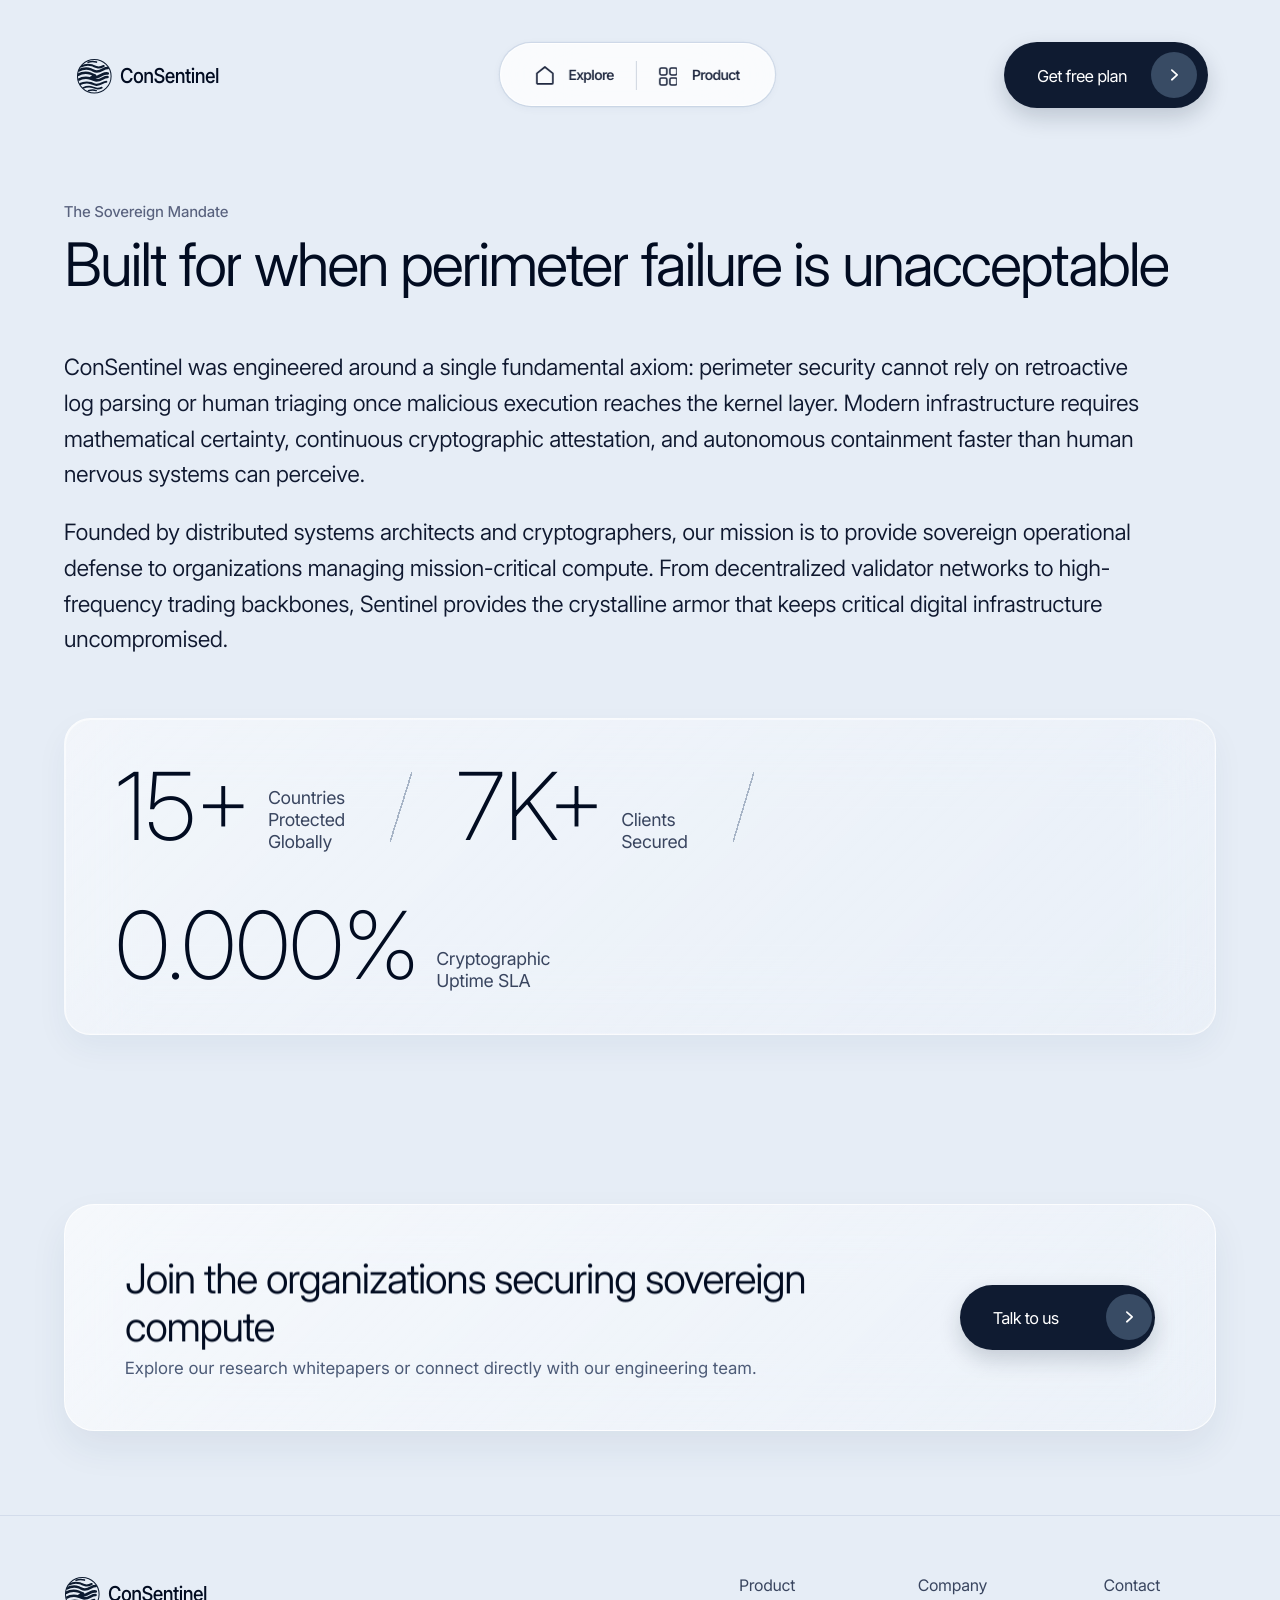
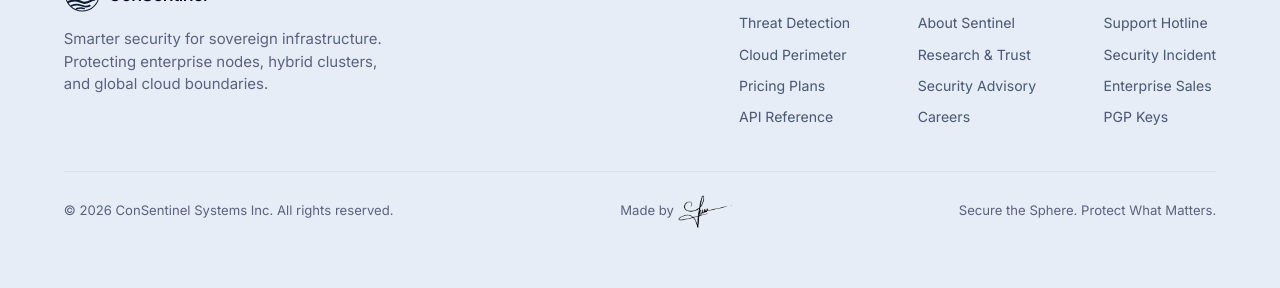
<file: about.html>
<!DOCTYPE html>
<html lang="en">
<head>
  <meta charset="UTF-8">
  <meta name="viewport" content="width=device-width,initial-scale=1,viewport-fit=cover">
  <meta name="theme-color" content="#E6EDF6">
  <title>About — ConSentinel Mission & Defense Engineering</title>
  <link rel="preconnect" href="https://fonts.googleapis.com">
  <link rel="preconnect" href="https://fonts.gstatic.com" crossorigin>
  <link href="https://fonts.googleapis.com/css2?family=Inter:wght@100..900&display=block" rel="stylesheet">
  <link rel="icon" type="image/svg+xml" href="assets/favicon.svg">
  <link rel="stylesheet" href="assets/style.css">
  <script>
  (function(){var d=document.documentElement;
    if(!('animate' in Element.prototype))return;
    if(window.matchMedia&&matchMedia('(prefers-reduced-motion: reduce)').matches)return;
    d.classList.add('pre');
    setTimeout(function(){d.classList.remove('pre')},4000);
  })();
  </script>
</head>
<body>
  <!-- SHARED SITE HEADER -->
  <header class="site-header">
    <div class="header-inner">
      <a class="brand l t" style="--x:68;--y:47" href="index.html">
        <svg class="mark" viewBox="0 0 40 40" fill="none" aria-hidden="true">
          <defs><clipPath id="agclip"><circle cx="20" cy="20" r="18.2"/></clipPath></defs>
          <circle cx="20" cy="20" r="18.4" stroke="#0d1b30" stroke-width="1.1"/>
          <g clip-path="url(#agclip)" stroke="#0d1b30" fill="none" stroke-linecap="round" stroke-linejoin="round">
            <path d="M13.2 4.6c3-.9 6.2-1 9.2-.1" stroke-width="1.7"/>
            <path d="M5.6 9.2c3.8-1.9 8-2.4 11.7-1.2 2.5.8 4.3 2.1 6.6 2.3 2 .2 4.2-.4 6.4-1.5" stroke-width="2.3"/>
            <path d="M2.6 13.9c4.4-2.4 9.4-3 13.6-1.5 2.4.9 4.1 2.3 6.4 2.4 2.3.1 4.7-1 7.1-2.4 1.6-.9 3.4-1.4 5.3-1.4" stroke-width="2.7"/>
            <path d="M1.6 18.7c4.8-2.7 10.1-3.2 14.4-1.6 1.8.7 3.2 1.6 4.7 2.1-1.7 1.3-3.4 2.2-5.1 2.6 2.9.5 5.9-.1 8.8-1.5 1.5-.7 2.9-1.6 4.4-2.3 1.9-.9 3.9-1.3 5.9-1.1" stroke-width="2.9"/>
            <path d="M1.9 24.1c4.5-2.4 9.6-3 13.9-1.6 2.3.7 4 1.9 6.2 2 2.4.1 5-.9 7.5-2.3 1.6-.9 3.3-1.4 5-1.4" stroke-width="2.8"/>
            <path d="M3.7 28.8c4.1-2 8.7-2.5 12.6-1.3 2.2.7 3.8 1.8 5.9 1.8 2.3.1 4.8-.8 7.1-2.1 1.2-.7 2.5-1.1 3.8-1.2" stroke-width="2.4"/>
            <path d="M7.6 32.9c3.5-1.5 7.4-1.9 10.6-.9 1.9.6 3.3 1.4 5 1.5 1.6.1 3.3-.3 5-1.1" stroke-width="1.9"/>
            <path d="M13.6 35.8c2.8-.9 5.8-1 8.6-.2" stroke-width="1.5"/>
          </g>
        </svg>
        <b class="sx" style="--sx:0.894">ConSentinel</b>
      </a>

      <button class="burger" type="button" aria-label="Open menu" aria-expanded="false" aria-controls="site-menu"><i></i><i></i></button>

      <div class="menu" id="site-menu">
        <nav class="nav">
          <a class="n-home" href="index.html" aria-label="Home">
            <svg viewBox="0 0 20 21" fill="none" aria-hidden="true">
              <path d="M2 8.4 10 2l8 6.4V18a1 1 0 0 1-1 1H3a1 1 0 0 1-1-1z" stroke="#202940" stroke-width="1.7" stroke-linejoin="round"/>
            </svg>
          </a>
          <a class="n-explore" href="features.html"><span>Explore</span></a>
          <hr class="n-div">
          <a class="n-grid" href="pricing.html" aria-label="Pricing">
            <svg viewBox="0 0 20 20" fill="none" aria-hidden="true">
              <rect x="1" y="1" width="7.4" height="7.4" rx="1.7" stroke="#202940" stroke-width="1.7"/>
              <rect x="11.6" y="1" width="7.4" height="7.4" rx="1.7" stroke="#202940" stroke-width="1.7"/>
              <rect x="1" y="11.6" width="7.4" height="7.4" rx="1.7" stroke="#202940" stroke-width="1.7"/>
              <rect x="11.6" y="11.6" width="7.4" height="7.4" rx="1.7" stroke="#202940" stroke-width="1.7"/>
            </svg>
          </a>
          <a class="n-product" href="pricing.html"><span>Product</span></a>
        </nav>
        <a class="cta l t r" style="--x:58;--y:30" href="pricing.html">
          <span>Get free plan</span>
          <span class="knob">
            <svg viewBox="0 0 18 18" fill="none" aria-hidden="true">
              <path d="m6.6 3.6 6 5.4-6 5.4" stroke="#fff" stroke-width="1.9" stroke-linecap="round" stroke-linejoin="round"/>
            </svg>
          </span>
        </a>
      </div>
    </div>
  </header>

  <main>
    <!-- ABOUT CONTENT -->
    <section class="sec">
      <div class="sec-head">
        <p class="sec-eyebrow sub-eyebrow anim-target">The Sovereign Mandate</p>
        <h1 class="sec-title sub-title anim-target" style="font-size:calc(64*var(--u));">Built for when perimeter failure is unacceptable</h1>
      </div>

      <div class="about-narrative anim-target">
        <p>ConSentinel was engineered around a single fundamental axiom: perimeter security cannot rely on retroactive log parsing or human triaging once malicious execution reaches the kernel layer. Modern infrastructure requires mathematical certainty, continuous cryptographic attestation, and autonomous containment faster than human nervous systems can perceive.</p>
        <p>Founded by distributed systems architects and cryptographers, our mission is to provide sovereign operational defense to organizations managing mission-critical compute. From decentralized validator networks to high-frequency trading backbones, Sentinel provides the crystalline armor that keeps critical digital infrastructure uncompromised.</p>
      </div>

      <!-- REUSED STATS COMPONENT RESTATED -->
      <div class="glass-card about-stats-wrap anim-target">
        <div class="stats">
          <div class="stat">
            <span class="num">112+</span>
            <span class="lbl">Countries<br>Protected<br>Globally</span>
          </div>
          <span class="slash"></span>
          <div class="stat">
            <span class="num">55K+</span>
            <span class="lbl">Clients<br>Secured</span>
          </div>
          <span class="slash"></span>
          <div class="stat">
            <span class="num">99.999%</span>
            <span class="lbl">Cryptographic<br>Uptime SLA</span>
          </div>
        </div>
      </div>
    </section>

    <!-- CTA BANNER -->
    <section class="sec">
      <div class="cta-banner">
        <div>
          <h2 class="cta-banner-title">Join the organizations securing sovereign compute</h2>
          <p class="cta-banner-sub">Explore our research whitepapers or connect directly with our engineering team.</p>
        </div>
        <a class="cta" href="contact.html">
          <span>Talk to us</span>
          <span class="knob">
            <svg viewBox="0 0 18 18" fill="none" aria-hidden="true">
              <path d="m6.6 3.6 6 5.4-6 5.4" stroke="#fff" stroke-width="1.9" stroke-linecap="round" stroke-linejoin="round"/>
            </svg>
          </span>
        </a>
      </div>
    </section>
  </main>

  <!-- SHARED FOOTER -->
  <footer class="foot">
    <div class="foot-main">
      <div class="foot-brand-col">
        <a class="brand" href="index.html">
          <svg class="mark" viewBox="0 0 40 40" fill="none" aria-hidden="true">
            <defs><clipPath id="fgclip4"><circle cx="20" cy="20" r="18.2"/></clipPath></defs>
            <circle cx="20" cy="20" r="18.4" stroke="#0d1b30" stroke-width="1.1"/>
            <g clip-path="url(#fgclip4)" stroke="#0d1b30" fill="none" stroke-linecap="round" stroke-linejoin="round">
              <path d="M13.2 4.6c3-.9 6.2-1 9.2-.1" stroke-width="1.7"/>
              <path d="M5.6 9.2c3.8-1.9 8-2.4 11.7-1.2 2.5.8 4.3 2.1 6.6 2.3 2 .2 4.2-.4 6.4-1.5" stroke-width="2.3"/>
              <path d="M2.6 13.9c4.4-2.4 9.4-3 13.6-1.5 2.4.9 4.1 2.3 6.4 2.4 2.3.1 4.7-1 7.1-2.4 1.6-.9 3.4-1.4 5.3-1.4" stroke-width="2.7"/>
              <path d="M1.6 18.7c4.8-2.7 10.1-3.2 14.4-1.6 1.8.7 3.2 1.6 4.7 2.1-1.7 1.3-3.4 2.2-5.1 2.6 2.9.5 5.9-.1 8.8-1.5 1.5-.7 2.9-1.6 4.4-2.3 1.9-.9 3.9-1.3 5.9-1.1" stroke-width="2.9"/>
              <path d="M1.9 24.1c4.5-2.4 9.6-3 13.9-1.6 2.3.7 4 1.9 6.2 2 2.4.1 5-.9 7.5-2.3 1.6-.9 3.3-1.4 5-1.4" stroke-width="2.8"/>
              <path d="M3.7 28.8c4.1-2 8.7-2.5 12.6-1.3 2.2.7 3.8 1.8 5.9 1.8 2.3.1 4.8-.8 7.1-2.1 1.2-.7 2.5-1.1 3.8-1.2" stroke-width="2.4"/>
              <path d="M7.6 32.9c3.5-1.5 7.4-1.9 10.6-.9 1.9.6 3.3 1.4 5 1.5 1.6.1 3.3-.3 5-1.1" stroke-width="1.9"/>
              <path d="M13.6 35.8c2.8-.9 5.8-1 8.6-.2" stroke-width="1.5"/>
            </g>
          </svg>
          <b class="sx" style="--sx:0.894">ConSentinel</b>
        </a>
        <p class="foot-desc">Smarter security for sovereign infrastructure. Protecting enterprise nodes, hybrid clusters, and global cloud boundaries.</p>
      </div>

      <div class="foot-cols">
        <div class="foot-col">
          <h4>Product</h4>
          <ul>
            <li><a href="features.html">Threat Detection</a></li>
            <li><a href="features.html">Cloud Perimeter</a></li>
            <li><a href="pricing.html">Pricing Plans</a></li>
            <li><a href="features.html">API Reference</a></li>
          </ul>
        </div>
        <div class="foot-col">
          <h4>Company</h4>
          <ul>
            <li><a href="about.html">About Sentinel</a></li>
            <li><a href="about.html">Research & Trust</a></li>
            <li><a href="about.html">Security Advisory</a></li>
            <li><a href="contact.html">Careers</a></li>
          </ul>
        </div>
        <div class="foot-col">
          <h4>Contact</h4>
          <ul>
            <li><a href="contact.html">Support Hotline</a></li>
            <li><a href="contact.html">Security Incident</a></li>
            <li><a href="contact.html">Enterprise Sales</a></li>
            <li><a href="contact.html">PGP Keys</a></li>
          </ul>
        </div>
      </div>
    </div>

    <div class="foot-bottom">
      <span>© 2026 ConSentinel Systems Inc. All rights reserved.</span>
      <span class="foot-credit">Made by <a href="https://lennoxlewis.co.ke" target="_blank" rel="noopener noreferrer" aria-label="Lennox Lewis, developer"><img src="assets/Signatures/signature_L_black.png" alt="Lennox Lewis"></a></span>
      <span>Secure the Sphere. Protect What Matters.</span>
    </div>
  </footer>

  <script src="assets/site.js" defer></script>
  <script>
  document.addEventListener('DOMContentLoaded', () => {
    if (!window.ConSentinel) return;
    window.ConSentinel.startTimeline(({ lift, settle }) => {
      // Header synchronization
      lift('.brand', 60, '.55em', 600);
      settle('.nav', 150, 700, .99, '.5em');
      settle('.cta', 200, 700, .985, '.5em');
      settle('.burger', 150, 700, .9, '.4em');

      // Calm subpage entrance sequence
      lift('.sub-eyebrow', 280, '.6em', 520);
      lift('.about-narrative', 420, '.7em', 560);
      settle('.about-stats-wrap', 500, 800, .985, '1.1em');
    });
  });
  </script>
</body>
</html>
</file>
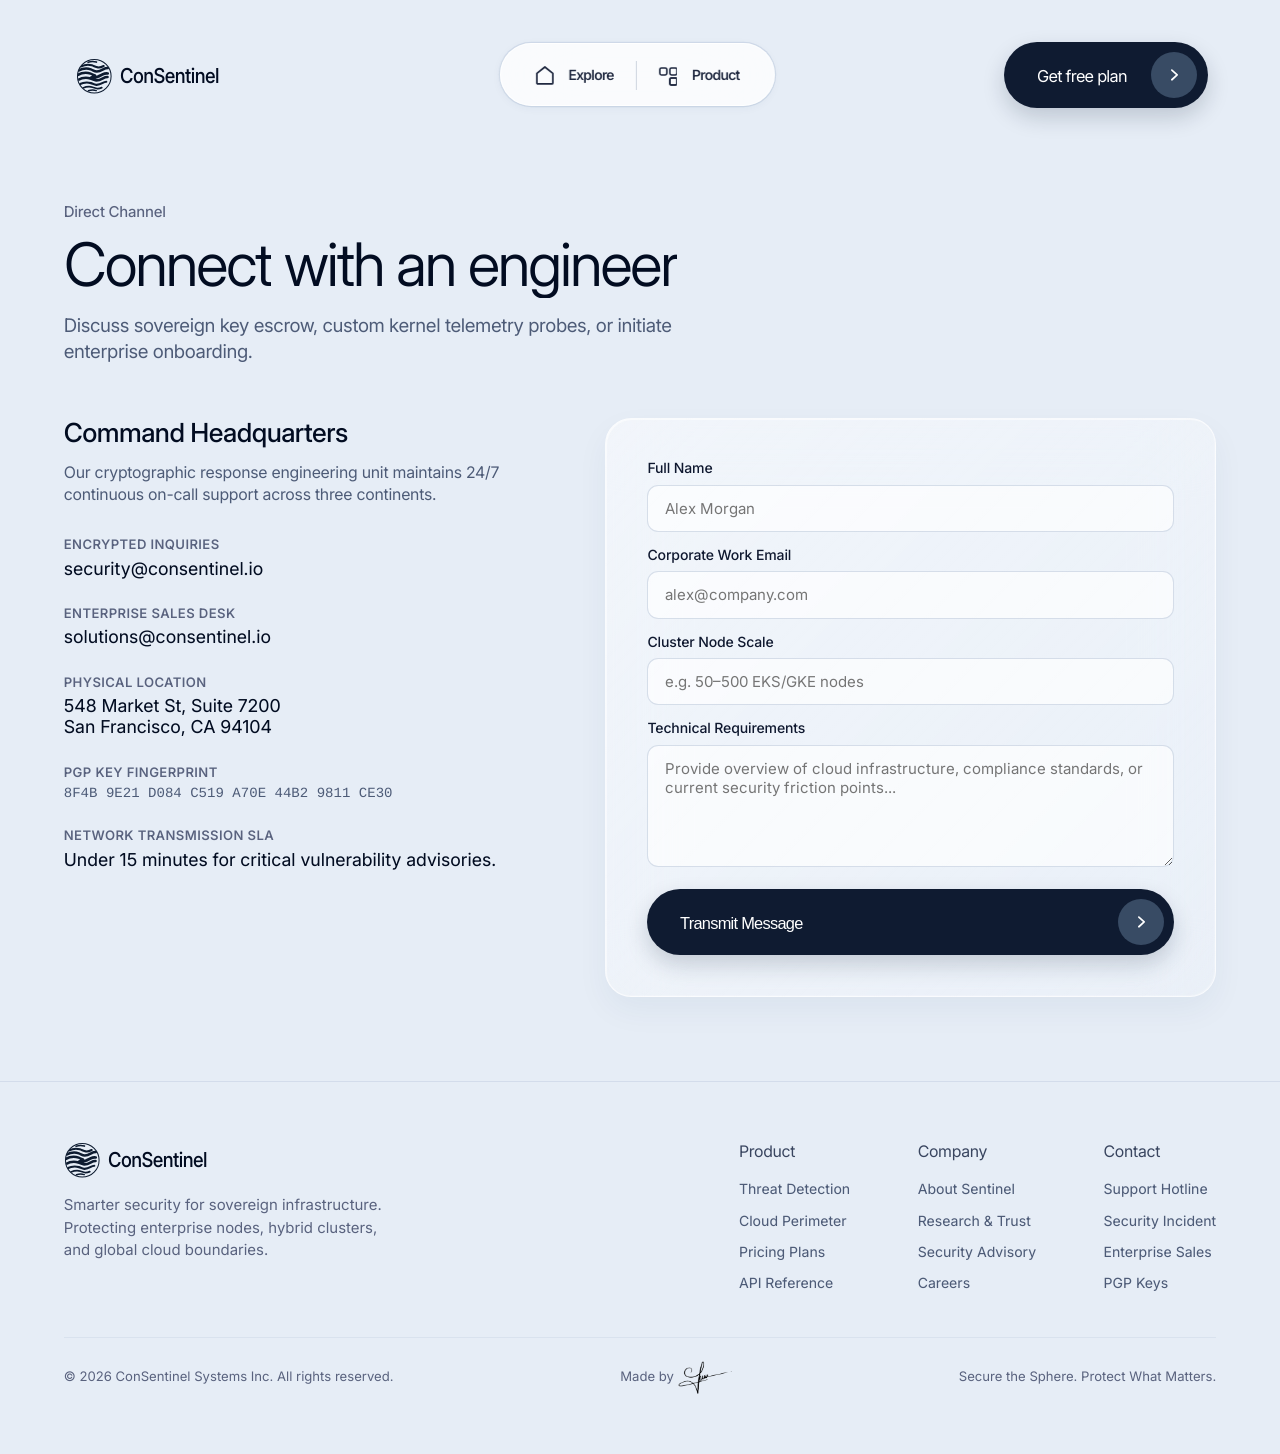
<file: contact.html>
<!DOCTYPE html>
<html lang="en">
<head>
  <meta charset="UTF-8">
  <meta name="viewport" content="width=device-width,initial-scale=1,viewport-fit=cover">
  <meta name="theme-color" content="#E6EDF6">
  <title>Contact — ConSentinel Security Architects</title>
  <link rel="preconnect" href="https://fonts.googleapis.com">
  <link rel="preconnect" href="https://fonts.gstatic.com" crossorigin>
  <link href="https://fonts.googleapis.com/css2?family=Inter:wght@100..900&display=block" rel="stylesheet">
  <link rel="icon" type="image/svg+xml" href="assets/favicon.svg">
  <link rel="stylesheet" href="assets/style.css">
  <script>
  (function(){var d=document.documentElement;
    if(!('animate' in Element.prototype))return;
    if(window.matchMedia&&matchMedia('(prefers-reduced-motion: reduce)').matches)return;
    d.classList.add('pre');
    setTimeout(function(){d.classList.remove('pre')},4000);
  })();
  </script>
</head>
<body>
  <!-- SHARED SITE HEADER -->
  <header class="site-header">
    <div class="header-inner">
      <a class="brand l t" style="--x:68;--y:47" href="index.html">
        <svg class="mark" viewBox="0 0 40 40" fill="none" aria-hidden="true">
          <defs><clipPath id="cgclip"><circle cx="20" cy="20" r="18.2"/></clipPath></defs>
          <circle cx="20" cy="20" r="18.4" stroke="#0d1b30" stroke-width="1.1"/>
          <g clip-path="url(#cgclip)" stroke="#0d1b30" fill="none" stroke-linecap="round" stroke-linejoin="round">
            <path d="M13.2 4.6c3-.9 6.2-1 9.2-.1" stroke-width="1.7"/>
            <path d="M5.6 9.2c3.8-1.9 8-2.4 11.7-1.2 2.5.8 4.3 2.1 6.6 2.3 2 .2 4.2-.4 6.4-1.5" stroke-width="2.3"/>
            <path d="M2.6 13.9c4.4-2.4 9.4-3 13.6-1.5 2.4.9 4.1 2.3 6.4 2.4 2.3.1 4.7-1 7.1-2.4 1.6-.9 3.4-1.4 5.3-1.4" stroke-width="2.7"/>
            <path d="M1.6 18.7c4.8-2.7 10.1-3.2 14.4-1.6 1.8.7 3.2 1.6 4.7 2.1-1.7 1.3-3.4 2.2-5.1 2.6 2.9.5 5.9-.1 8.8-1.5 1.5-.7 2.9-1.6 4.4-2.3 1.9-.9 3.9-1.3 5.9-1.1" stroke-width="2.9"/>
            <path d="M1.9 24.1c4.5-2.4 9.6-3 13.9-1.6 2.3.7 4 1.9 6.2 2 2.4.1 5-.9 7.5-2.3 1.6-.9 3.3-1.4 5-1.4" stroke-width="2.8"/>
            <path d="M3.7 28.8c4.1-2 8.7-2.5 12.6-1.3 2.2.7 3.8 1.8 5.9 1.8 2.3.1 4.8-.8 7.1-2.1 1.2-.7 2.5-1.1 3.8-1.2" stroke-width="2.4"/>
            <path d="M7.6 32.9c3.5-1.5 7.4-1.9 10.6-.9 1.9.6 3.3 1.4 5 1.5 1.6.1 3.3-.3 5-1.1" stroke-width="1.9"/>
            <path d="M13.6 35.8c2.8-.9 5.8-1 8.6-.2" stroke-width="1.5"/>
          </g>
        </svg>
        <b class="sx" style="--sx:0.894">ConSentinel</b>
      </a>

      <button class="burger" type="button" aria-label="Open menu" aria-expanded="false" aria-controls="site-menu"><i></i><i></i></button>

      <div class="menu" id="site-menu">
        <nav class="nav">
          <a class="n-home" href="index.html" aria-label="Home">
            <svg viewBox="0 0 20 21" fill="none" aria-hidden="true">
              <path d="M2 8.4 10 2l8 6.4V18a1 1 0 0 1-1 1H3a1 1 0 0 1-1-1z" stroke="#202940" stroke-width="1.7" stroke-linejoin="round"/>
            </svg>
          </a>
          <a class="n-explore" href="features.html"><span>Explore</span></a>
          <hr class="n-div">
          <a class="n-grid" href="pricing.html" aria-label="Pricing">
            <svg viewBox="0 0 20 20" fill="none" aria-hidden="true">
              <rect x="1" y="1" width="7.4" height="7.4" rx="1.7" stroke="#202940" stroke-width="1.7"/>
              <rect x="11.6" y="1" width="7.4" height="7.4" rx="1.7" stroke="#202940" stroke-width="1.7"/>
              <rect x="11.6" y="11.6" width="7.4" height="7.4" rx="1.7" stroke="#202940" stroke-width="1.7"/>
              <rect x="11.6" y="11.6" width="7.4" height="7.4" rx="1.7" stroke="#202940" stroke-width="1.7"/>
            </svg>
          </a>
          <a class="n-product" href="pricing.html"><span>Product</span></a>
        </nav>
        <a class="cta l t r" style="--x:58;--y:30" href="pricing.html">
          <span>Get free plan</span>
          <span class="knob">
            <svg viewBox="0 0 18 18" fill="none" aria-hidden="true">
              <path d="m6.6 3.6 6 5.4-6 5.4" stroke="#fff" stroke-width="1.9" stroke-linecap="round" stroke-linejoin="round"/>
            </svg>
          </span>
        </a>
      </div>
    </div>
  </header>

  <main>
    <!-- CONTACT SECTION -->
    <section class="sec">
      <div class="sec-head">
        <p class="sec-eyebrow sub-eyebrow anim-target">Direct Channel</p>
        <h1 class="sec-title sub-title anim-target" style="font-size:calc(64*var(--u));">Connect with an engineer</h1>
        <p class="sec-sub sub-lead anim-target">Discuss sovereign key escrow, custom kernel telemetry probes, or initiate enterprise onboarding.</p>
      </div>

      <div class="contact-layout sub-layout anim-target">
        <!-- LEFT: CONTACT DETAILS -->
        <div>
          <h2 class="card-title" style="font-size:calc(28*var(--u));">Command Headquarters</h2>
          <p class="card-desc">Our cryptographic response engineering unit maintains 24/7 continuous on-call support across three continents.</p>

          <ul class="contact-info-list">
            <li class="contact-info-item">
              <span class="contact-info-lbl">Encrypted Inquiries</span>
              <a class="contact-info-val" href="mailto:security@consentinel.io">security@consentinel.io</a>
            </li>
            <li class="contact-info-item">
              <span class="contact-info-lbl">Enterprise Sales Desk</span>
              <a class="contact-info-val" href="mailto:solutions@consentinel.io">solutions@consentinel.io</a>
            </li>
            <li class="contact-info-item">
              <span class="contact-info-lbl">Physical Location</span>
              <span class="contact-info-val">548 Market St, Suite 7200<br>San Francisco, CA 94104</span>
            </li>
            <li class="contact-info-item">
              <span class="contact-info-lbl">PGP Key Fingerprint</span>
              <span class="contact-info-val" style="font-family:monospace;font-size:calc(15*var(--u));color:var(--muted2);">8F4B 9E21 D084 C519 A70E 44B2 9811 CE30</span>
            </li>
            <li class="contact-info-item">
              <span class="contact-info-lbl">Network Transmission SLA</span>
              <span class="contact-info-val">Under 15 minutes for critical vulnerability advisories.</span>
            </li>
          </ul>
        </div>

        <!-- RIGHT: CONTACT FORM -->
        <div class="glass-card contact-form">
          <form onsubmit="event.preventDefault(); alert('Transmission received. A ConSentinel security engineer will reach out shortly.');">
            <div class="form-field">
              <label class="form-label" for="contact-name">Full Name</label>
              <input class="form-input" type="text" id="contact-name" name="name" placeholder="Alex Morgan" required>
            </div>

            <div class="form-field" style="margin-top:calc(16*var(--u));">
              <label class="form-label" for="contact-email">Corporate Work Email</label>
              <input class="form-input" type="email" id="contact-email" name="email" placeholder="alex@company.com" required>
            </div>

            <div class="form-field" style="margin-top:calc(16*var(--u));">
              <label class="form-label" for="contact-subject">Cluster Node Scale</label>
              <input class="form-input" type="text" id="contact-subject" name="scale" placeholder="e.g. 50–500 EKS/GKE nodes" required>
            </div>

            <div class="form-field" style="margin-top:calc(16*var(--u));">
              <label class="form-label" for="contact-msg">Technical Requirements</label>
              <textarea class="form-textarea" id="contact-msg" name="message" placeholder="Provide overview of cloud infrastructure, compliance standards, or current security friction points..." required></textarea>
            </div>

            <button type="submit" class="cta" style="margin-top:calc(24*var(--u));width:100%;border:0;cursor:pointer;">
              <span>Transmit Message</span>
              <span class="knob">
                <svg viewBox="0 0 18 18" fill="none" aria-hidden="true">
                  <path d="m6.6 3.6 6 5.4-6 5.4" stroke="#fff" stroke-width="1.9" stroke-linecap="round" stroke-linejoin="round"/>
                </svg>
              </span>
            </button>
          </form>
        </div>
      </div>
    </section>
  </main>

  <!-- SHARED FOOTER -->
  <footer class="foot">
    <div class="foot-main">
      <div class="foot-brand-col">
        <a class="brand" href="index.html">
          <svg class="mark" viewBox="0 0 40 40" fill="none" aria-hidden="true">
            <defs><clipPath id="fgclip5"><circle cx="20" cy="20" r="18.2"/></clipPath></defs>
            <circle cx="20" cy="20" r="18.4" stroke="#0d1b30" stroke-width="1.1"/>
            <g clip-path="url(#fgclip5)" stroke="#0d1b30" fill="none" stroke-linecap="round" stroke-linejoin="round">
              <path d="M13.2 4.6c3-.9 6.2-1 9.2-.1" stroke-width="1.7"/>
              <path d="M5.6 9.2c3.8-1.9 8-2.4 11.7-1.2 2.5.8 4.3 2.1 6.6 2.3 2 .2 4.2-.4 6.4-1.5" stroke-width="2.3"/>
              <path d="M2.6 13.9c4.4-2.4 9.4-3 13.6-1.5 2.4.9 4.1 2.3 6.4 2.4 2.3.1 4.7-1 7.1-2.4 1.6-.9 3.4-1.4 5.3-1.4" stroke-width="2.7"/>
              <path d="M1.6 18.7c4.8-2.7 10.1-3.2 14.4-1.6 1.8.7 3.2 1.6 4.7 2.1-1.7 1.3-3.4 2.2-5.1 2.6 2.9.5 5.9-.1 8.8-1.5 1.5-.7 2.9-1.6 4.4-2.3 1.9-.9 3.9-1.3 5.9-1.1" stroke-width="2.9"/>
              <path d="M1.9 24.1c4.5-2.4 9.6-3 13.9-1.6 2.3.7 4 1.9 6.2 2 2.4.1 5-.9 7.5-2.3 1.6-.9 3.3-1.4 5-1.4" stroke-width="2.8"/>
              <path d="M3.7 28.8c4.1-2 8.7-2.5 12.6-1.3 2.2.7 3.8 1.8 5.9 1.8 2.3.1 4.8-.8 7.1-2.1 1.2-.7 2.5-1.1 3.8-1.2" stroke-width="2.4"/>
              <path d="M7.6 32.9c3.5-1.5 7.4-1.9 10.6-.9 1.9.6 3.3 1.4 5 1.5 1.6.1 3.3-.3 5-1.1" stroke-width="1.9"/>
              <path d="M13.6 35.8c2.8-.9 5.8-1 8.6-.2" stroke-width="1.5"/>
            </g>
          </svg>
          <b class="sx" style="--sx:0.894">ConSentinel</b>
        </a>
        <p class="foot-desc">Smarter security for sovereign infrastructure. Protecting enterprise nodes, hybrid clusters, and global cloud boundaries.</p>
      </div>

      <div class="foot-cols">
        <div class="foot-col">
          <h4>Product</h4>
          <ul>
            <li><a href="features.html">Threat Detection</a></li>
            <li><a href="features.html">Cloud Perimeter</a></li>
            <li><a href="pricing.html">Pricing Plans</a></li>
            <li><a href="features.html">API Reference</a></li>
          </ul>
        </div>
        <div class="foot-col">
          <h4>Company</h4>
          <ul>
            <li><a href="about.html">About Sentinel</a></li>
            <li><a href="about.html">Research & Trust</a></li>
            <li><a href="about.html">Security Advisory</a></li>
            <li><a href="contact.html">Careers</a></li>
          </ul>
        </div>
        <div class="foot-col">
          <h4>Contact</h4>
          <ul>
            <li><a href="contact.html">Support Hotline</a></li>
            <li><a href="contact.html">Security Incident</a></li>
            <li><a href="contact.html">Enterprise Sales</a></li>
            <li><a href="contact.html">PGP Keys</a></li>
          </ul>
        </div>
      </div>
    </div>

    <div class="foot-bottom">
      <span>© 2026 ConSentinel Systems Inc. All rights reserved.</span>
      <span class="foot-credit">Made by <a href="https://lennoxlewis.co.ke" target="_blank" rel="noopener noreferrer" aria-label="Lennox Lewis, developer"><img src="assets/Signatures/signature_L_black.png" alt="Lennox Lewis"></a></span>
      <span>Secure the Sphere. Protect What Matters.</span>
    </div>
  </footer>

  <script src="assets/site.js" defer></script>
  <script>
  document.addEventListener('DOMContentLoaded', () => {
    if (!window.ConSentinel) return;
    window.ConSentinel.startTimeline(({ lift, settle }) => {
      // Header synchronization
      lift('.brand', 60, '.55em', 600);
      settle('.nav', 150, 700, .99, '.5em');
      settle('.cta', 200, 700, .985, '.5em');
      settle('.burger', 150, 700, .9, '.4em');

      // Calm subpage entrance sequence
      lift('.sub-eyebrow', 280, '.6em', 520);
      lift('.sub-lead', 420, '.7em', 560);
      settle('.sub-layout', 480, 820, .985, '1.2em');
    });
  });
  </script>
</body>
</html>
</file>
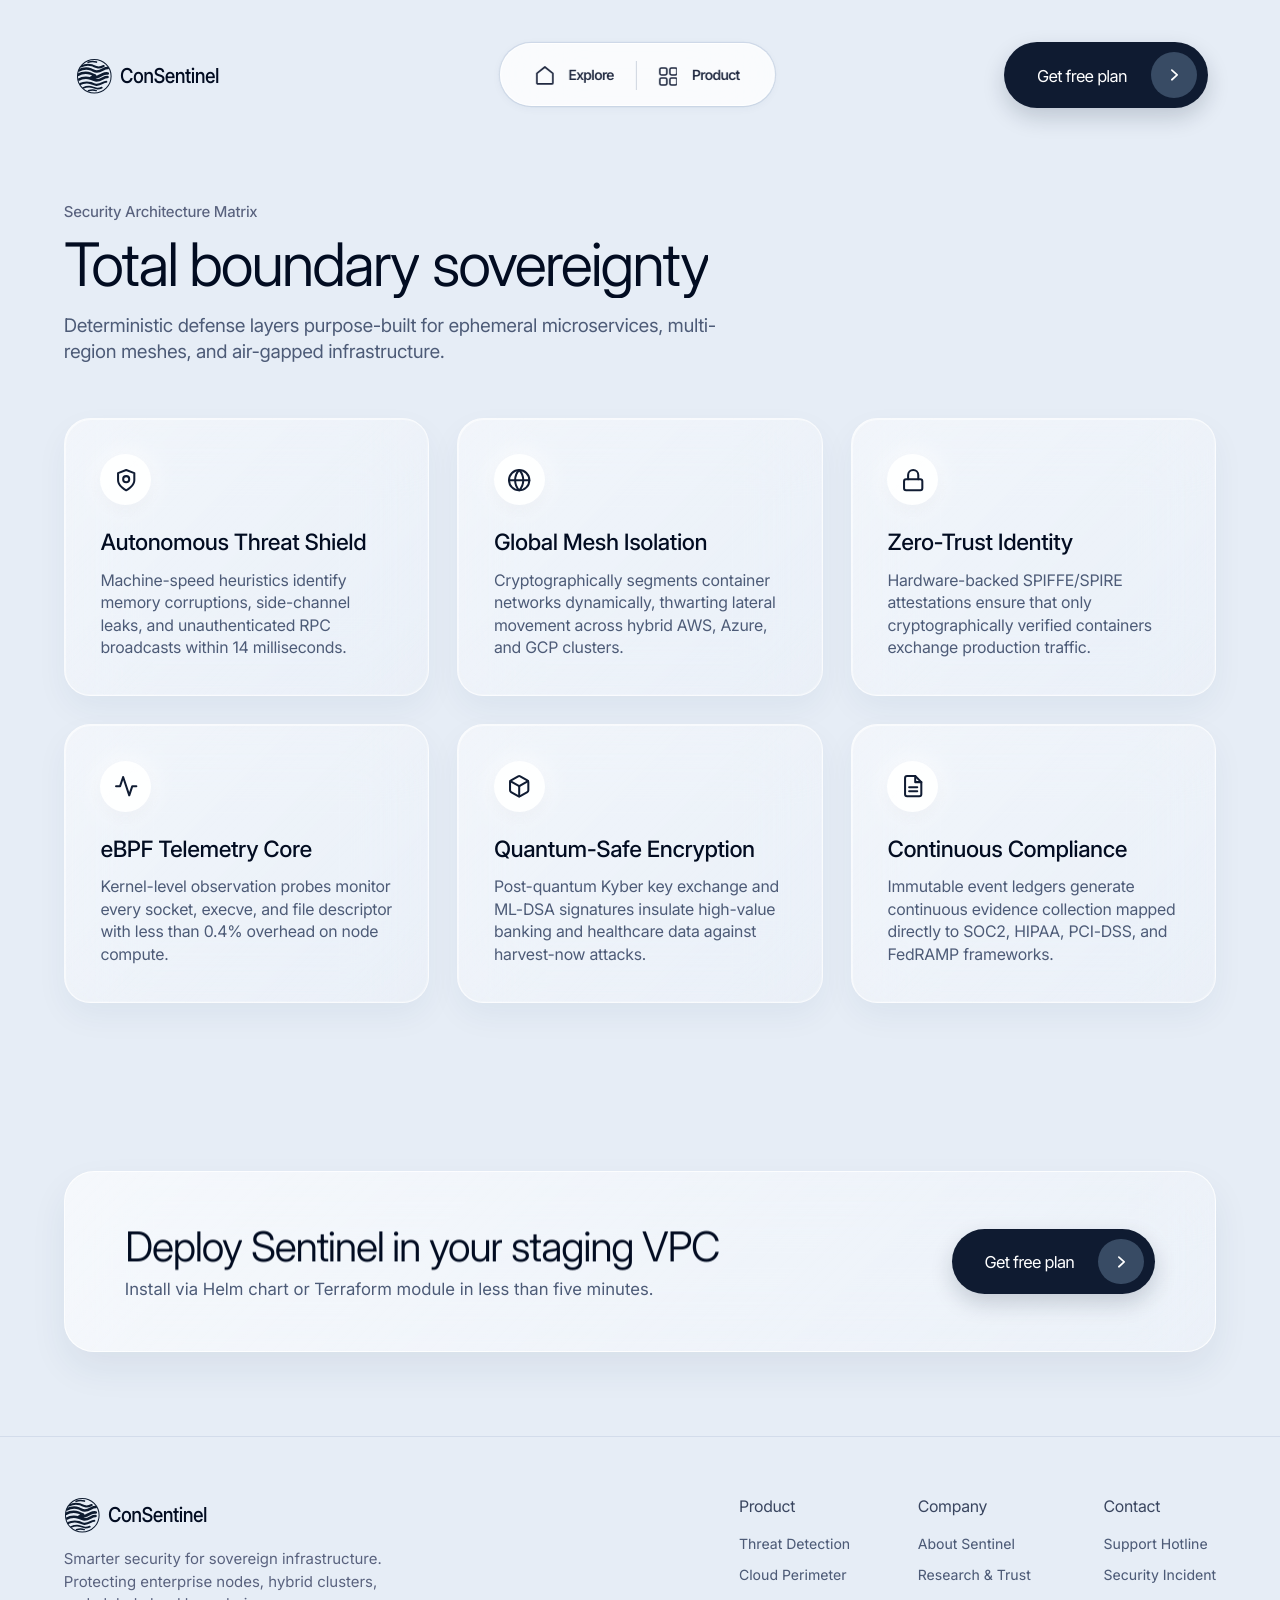
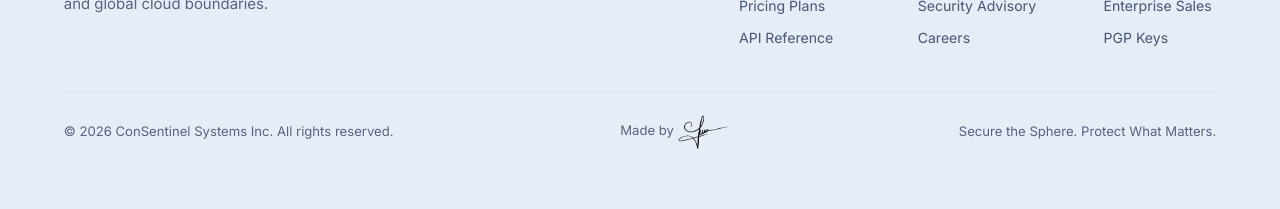
<file: features.html>
<!DOCTYPE html>
<html lang="en">
<head>
  <meta charset="UTF-8">
  <meta name="viewport" content="width=device-width,initial-scale=1,viewport-fit=cover">
  <meta name="theme-color" content="#E6EDF6">
  <title>Features — ConSentinel Autonomous Cloud Security</title>
  <link rel="preconnect" href="https://fonts.googleapis.com">
  <link rel="preconnect" href="https://fonts.gstatic.com" crossorigin>
  <link href="https://fonts.googleapis.com/css2?family=Inter:wght@100..900&display=block" rel="stylesheet">
  <link rel="icon" type="image/svg+xml" href="assets/favicon.svg">
  <link rel="stylesheet" href="assets/style.css">
  <script>
  (function(){var d=document.documentElement;
    if(!('animate' in Element.prototype))return;
    if(window.matchMedia&&matchMedia('(prefers-reduced-motion: reduce)').matches)return;
    d.classList.add('pre');
    setTimeout(function(){d.classList.remove('pre')},4000);
  })();
  </script>
</head>
<body>
  <!-- SHARED SITE HEADER -->
  <header class="site-header">
    <div class="header-inner">
      <a class="brand l t" style="--x:68;--y:47" href="index.html">
        <svg class="mark" viewBox="0 0 40 40" fill="none" aria-hidden="true">
          <defs><clipPath id="fgclip"><circle cx="20" cy="20" r="18.2"/></clipPath></defs>
          <circle cx="20" cy="20" r="18.4" stroke="#0d1b30" stroke-width="1.1"/>
          <g clip-path="url(#fgclip)" stroke="#0d1b30" fill="none" stroke-linecap="round" stroke-linejoin="round">
            <path d="M13.2 4.6c3-.9 6.2-1 9.2-.1" stroke-width="1.7"/>
            <path d="M5.6 9.2c3.8-1.9 8-2.4 11.7-1.2 2.5.8 4.3 2.1 6.6 2.3 2 .2 4.2-.4 6.4-1.5" stroke-width="2.3"/>
            <path d="M2.6 13.9c4.4-2.4 9.4-3 13.6-1.5 2.4.9 4.1 2.3 6.4 2.4 2.3.1 4.7-1 7.1-2.4 1.6-.9 3.4-1.4 5.3-1.4" stroke-width="2.7"/>
            <path d="M1.6 18.7c4.8-2.7 10.1-3.2 14.4-1.6 1.8.7 3.2 1.6 4.7 2.1-1.7 1.3-3.4 2.2-5.1 2.6 2.9.5 5.9-.1 8.8-1.5 1.5-.7 2.9-1.6 4.4-2.3 1.9-.9 3.9-1.3 5.9-1.1" stroke-width="2.9"/>
            <path d="M1.9 24.1c4.5-2.4 9.6-3 13.9-1.6 2.3.7 4 1.9 6.2 2 2.4.1 5-.9 7.5-2.3 1.6-.9 3.3-1.4 5-1.4" stroke-width="2.8"/>
            <path d="M3.7 28.8c4.1-2 8.7-2.5 12.6-1.3 2.2.7 3.8 1.8 5.9 1.8 2.3.1 4.8-.8 7.1-2.1 1.2-.7 2.5-1.1 3.8-1.2" stroke-width="2.4"/>
            <path d="M7.6 32.9c3.5-1.5 7.4-1.9 10.6-.9 1.9.6 3.3 1.4 5 1.5 1.6.1 3.3-.3 5-1.1" stroke-width="1.9"/>
            <path d="M13.6 35.8c2.8-.9 5.8-1 8.6-.2" stroke-width="1.5"/>
          </g>
        </svg>
        <b class="sx" style="--sx:0.894">ConSentinel</b>
      </a>

      <button class="burger" type="button" aria-label="Open menu" aria-expanded="false" aria-controls="site-menu"><i></i><i></i></button>

      <div class="menu" id="site-menu">
        <nav class="nav">
          <a class="n-home" href="index.html" aria-label="Home">
            <svg viewBox="0 0 20 21" fill="none" aria-hidden="true">
              <path d="M2 8.4 10 2l8 6.4V18a1 1 0 0 1-1 1H3a1 1 0 0 1-1-1z" stroke="#202940" stroke-width="1.7" stroke-linejoin="round"/>
            </svg>
          </a>
          <a class="n-explore" href="features.html"><span>Explore</span></a>
          <hr class="n-div">
          <a class="n-grid" href="pricing.html" aria-label="Pricing">
            <svg viewBox="0 0 20 20" fill="none" aria-hidden="true">
              <rect x="1" y="1" width="7.4" height="7.4" rx="1.7" stroke="#202940" stroke-width="1.7"/>
              <rect x="11.6" y="1" width="7.4" height="7.4" rx="1.7" stroke="#202940" stroke-width="1.7"/>
              <rect x="1" y="11.6" width="7.4" height="7.4" rx="1.7" stroke="#202940" stroke-width="1.7"/>
              <rect x="11.6" y="11.6" width="7.4" height="7.4" rx="1.7" stroke="#202940" stroke-width="1.7"/>
            </svg>
          </a>
          <a class="n-product" href="pricing.html"><span>Product</span></a>
        </nav>
        <a class="cta l t r" style="--x:58;--y:30" href="pricing.html">
          <span>Get free plan</span>
          <span class="knob">
            <svg viewBox="0 0 18 18" fill="none" aria-hidden="true">
              <path d="m6.6 3.6 6 5.4-6 5.4" stroke="#fff" stroke-width="1.9" stroke-linecap="round" stroke-linejoin="round"/>
            </svg>
          </span>
        </a>
      </div>
    </div>
  </header>

  <main>
    <!-- PAGE HEADER -->
    <section class="sec">
      <div class="sec-head">
        <p class="sec-eyebrow sub-eyebrow anim-target">Security Architecture Matrix</p>
        <h1 class="sec-title sub-title anim-target" style="font-size:calc(64*var(--u));">Total boundary sovereignty</h1>
        <p class="sec-sub sub-lead anim-target">Deterministic defense layers purpose-built for ephemeral microservices, multi-region meshes, and air-gapped infrastructure.</p>
      </div>

      <!-- FEATURES GRID -->
      <div class="features-grid sub-grid anim-target">
        <div class="glass-card">
          <div class="card-icon">
            <svg viewBox="0 0 24 24" fill="none" stroke="#101c33" stroke-width="2" stroke-linecap="round" stroke-linejoin="round">
              <path d="M12 22s8-4 8-10V5l-8-3-8 3v7c0 6 8 10 8 10z"/>
              <circle cx="12" cy="11" r="3"/>
            </svg>
          </div>
          <h3 class="card-title">Autonomous Threat Shield</h3>
          <p class="card-desc">Machine-speed heuristics identify memory corruptions, side-channel leaks, and unauthenticated RPC broadcasts within 14 milliseconds.</p>
        </div>

        <div class="glass-card">
          <div class="card-icon">
            <svg viewBox="0 0 24 24" fill="none" stroke="#101c33" stroke-width="2" stroke-linecap="round" stroke-linejoin="round">
              <circle cx="12" cy="12" r="10"/>
              <path d="M12 2a14.5 14.5 0 0 0 0 20 14.5 14.5 0 0 0 0-20"/>
              <path d="M2 12h20"/>
            </svg>
          </div>
          <h3 class="card-title">Global Mesh Isolation</h3>
          <p class="card-desc">Cryptographically segments container networks dynamically, thwarting lateral movement across hybrid AWS, Azure, and GCP clusters.</p>
        </div>

        <div class="glass-card">
          <div class="card-icon">
            <svg viewBox="0 0 24 24" fill="none" stroke="#101c33" stroke-width="2" stroke-linecap="round" stroke-linejoin="round">
              <rect x="3" y="11" width="18" height="11" rx="2" ry="2"/>
              <path d="M7 11V7a5 5 0 0 1 10 0v4"/>
            </svg>
          </div>
          <h3 class="card-title">Zero-Trust Identity</h3>
          <p class="card-desc">Hardware-backed SPIFFE/SPIRE attestations ensure that only cryptographically verified containers exchange production traffic.</p>
        </div>

        <div class="glass-card">
          <div class="card-icon">
            <svg viewBox="0 0 24 24" fill="none" stroke="#101c33" stroke-width="2" stroke-linecap="round" stroke-linejoin="round">
              <polyline points="22 12 18 12 15 21 9 3 6 12 2 12"/>
            </svg>
          </div>
          <h3 class="card-title">eBPF Telemetry Core</h3>
          <p class="card-desc">Kernel-level observation probes monitor every socket, execve, and file descriptor with less than 0.4% overhead on node compute.</p>
        </div>

        <div class="glass-card">
          <div class="card-icon">
            <svg viewBox="0 0 24 24" fill="none" stroke="#101c33" stroke-width="2" stroke-linecap="round" stroke-linejoin="round">
              <path d="M21 16V8a2 2 0 0 0-1-1.73l-7-4a2 2 0 0 0-2 0l-7 4A2 2 0 0 0 3 8v8a2 2 0 0 0 1 1.73l7 4a2 2 0 0 0 2 0l7-4A2 2 0 0 0 21 16z"/>
              <polyline points="3.27 6.96 12 12.01 20.73 6.96"/>
              <line x1="12" y1="22.08" x2="12" y2="12"/>
            </svg>
          </div>
          <h3 class="card-title">Quantum-Safe Encryption</h3>
          <p class="card-desc">Post-quantum Kyber key exchange and ML-DSA signatures insulate high-value banking and healthcare data against harvest-now attacks.</p>
        </div>

        <div class="glass-card">
          <div class="card-icon">
            <svg viewBox="0 0 24 24" fill="none" stroke="#101c33" stroke-width="2" stroke-linecap="round" stroke-linejoin="round">
              <path d="M14 2H6a2 2 0 0 0-2 2v16a2 2 0 0 0 2 2h12a2 2 0 0 0 2-2V8z"/>
              <polyline points="14 2 14 8 20 8"/>
              <line x1="16" y1="13" x2="8" y2="13"/>
              <line x1="16" y1="17" x2="8" y2="17"/>
            </svg>
          </div>
          <h3 class="card-title">Continuous Compliance</h3>
          <p class="card-desc">Immutable event ledgers generate continuous evidence collection mapped directly to SOC2, HIPAA, PCI-DSS, and FedRAMP frameworks.</p>
        </div>
      </div>
    </section>

    <!-- CTA BANNER -->
    <section class="sec">
      <div class="cta-banner">
        <div>
          <h2 class="cta-banner-title">Deploy Sentinel in your staging VPC</h2>
          <p class="cta-banner-sub">Install via Helm chart or Terraform module in less than five minutes.</p>
        </div>
        <a class="cta" href="pricing.html">
          <span>Get free plan</span>
          <span class="knob">
            <svg viewBox="0 0 18 18" fill="none" aria-hidden="true">
              <path d="m6.6 3.6 6 5.4-6 5.4" stroke="#fff" stroke-width="1.9" stroke-linecap="round" stroke-linejoin="round"/>
            </svg>
          </span>
        </a>
      </div>
    </section>
  </main>

  <!-- SHARED FOOTER -->
  <footer class="foot">
    <div class="foot-main">
      <div class="foot-brand-col">
        <a class="brand" href="index.html">
          <svg class="mark" viewBox="0 0 40 40" fill="none" aria-hidden="true">
            <defs><clipPath id="fgclip2"><circle cx="20" cy="20" r="18.2"/></clipPath></defs>
            <circle cx="20" cy="20" r="18.4" stroke="#0d1b30" stroke-width="1.1"/>
            <g clip-path="url(#fgclip2)" stroke="#0d1b30" fill="none" stroke-linecap="round" stroke-linejoin="round">
              <path d="M13.2 4.6c3-.9 6.2-1 9.2-.1" stroke-width="1.7"/>
              <path d="M5.6 9.2c3.8-1.9 8-2.4 11.7-1.2 2.5.8 4.3 2.1 6.6 2.3 2 .2 4.2-.4 6.4-1.5" stroke-width="2.3"/>
              <path d="M2.6 13.9c4.4-2.4 9.4-3 13.6-1.5 2.4.9 4.1 2.3 6.4 2.4 2.3.1 4.7-1 7.1-2.4 1.6-.9 3.4-1.4 5.3-1.4" stroke-width="2.7"/>
              <path d="M1.6 18.7c4.8-2.7 10.1-3.2 14.4-1.6 1.8.7 3.2 1.6 4.7 2.1-1.7 1.3-3.4 2.2-5.1 2.6 2.9.5 5.9-.1 8.8-1.5 1.5-.7 2.9-1.6 4.4-2.3 1.9-.9 3.9-1.3 5.9-1.1" stroke-width="2.9"/>
              <path d="M1.9 24.1c4.5-2.4 9.6-3 13.9-1.6 2.3.7 4 1.9 6.2 2 2.4.1 5-.9 7.5-2.3 1.6-.9 3.3-1.4 5-1.4" stroke-width="2.8"/>
              <path d="M3.7 28.8c4.1-2 8.7-2.5 12.6-1.3 2.2.7 3.8 1.8 5.9 1.8 2.3.1 4.8-.8 7.1-2.1 1.2-.7 2.5-1.1 3.8-1.2" stroke-width="2.4"/>
              <path d="M7.6 32.9c3.5-1.5 7.4-1.9 10.6-.9 1.9.6 3.3 1.4 5 1.5 1.6.1 3.3-.3 5-1.1" stroke-width="1.9"/>
              <path d="M13.6 35.8c2.8-.9 5.8-1 8.6-.2" stroke-width="1.5"/>
            </g>
          </svg>
          <b class="sx" style="--sx:0.894">ConSentinel</b>
        </a>
        <p class="foot-desc">Smarter security for sovereign infrastructure. Protecting enterprise nodes, hybrid clusters, and global cloud boundaries.</p>
      </div>

      <div class="foot-cols">
        <div class="foot-col">
          <h4>Product</h4>
          <ul>
            <li><a href="features.html">Threat Detection</a></li>
            <li><a href="features.html">Cloud Perimeter</a></li>
            <li><a href="pricing.html">Pricing Plans</a></li>
            <li><a href="features.html">API Reference</a></li>
          </ul>
        </div>
        <div class="foot-col">
          <h4>Company</h4>
          <ul>
            <li><a href="about.html">About Sentinel</a></li>
            <li><a href="about.html">Research & Trust</a></li>
            <li><a href="about.html">Security Advisory</a></li>
            <li><a href="contact.html">Careers</a></li>
          </ul>
        </div>
        <div class="foot-col">
          <h4>Contact</h4>
          <ul>
            <li><a href="contact.html">Support Hotline</a></li>
            <li><a href="contact.html">Security Incident</a></li>
            <li><a href="contact.html">Enterprise Sales</a></li>
            <li><a href="contact.html">PGP Keys</a></li>
          </ul>
        </div>
      </div>
    </div>

    <div class="foot-bottom">
      <span>© 2026 ConSentinel Systems Inc. All rights reserved.</span>
      <span class="foot-credit">Made by <a href="https://lennoxlewis.co.ke" target="_blank" rel="noopener noreferrer" aria-label="Lennox Lewis, developer"><img src="assets/Signatures/signature_L_black.png" alt="Lennox Lewis"></a></span>
      <span>Secure the Sphere. Protect What Matters.</span>
    </div>
  </footer>

  <script src="assets/site.js" defer></script>
  <script>
  document.addEventListener('DOMContentLoaded', () => {
    if (!window.ConSentinel) return;
    window.ConSentinel.startTimeline(({ lift, settle }) => {
      // Header synchronization
      lift('.brand', 60, '.55em', 600);
      settle('.nav', 150, 700, .99, '.5em');
      settle('.cta', 200, 700, .985, '.5em');
      settle('.burger', 150, 700, .9, '.4em');

      // Calm subpage entrance sequence
      lift('.sub-eyebrow', 280, '.6em', 520);
      lift('.sub-lead', 440, '.7em', 560);
      settle('.sub-grid', 520, 820, .985, '1.2em');
    });
  });
  </script>
</body>
</html>
</file>
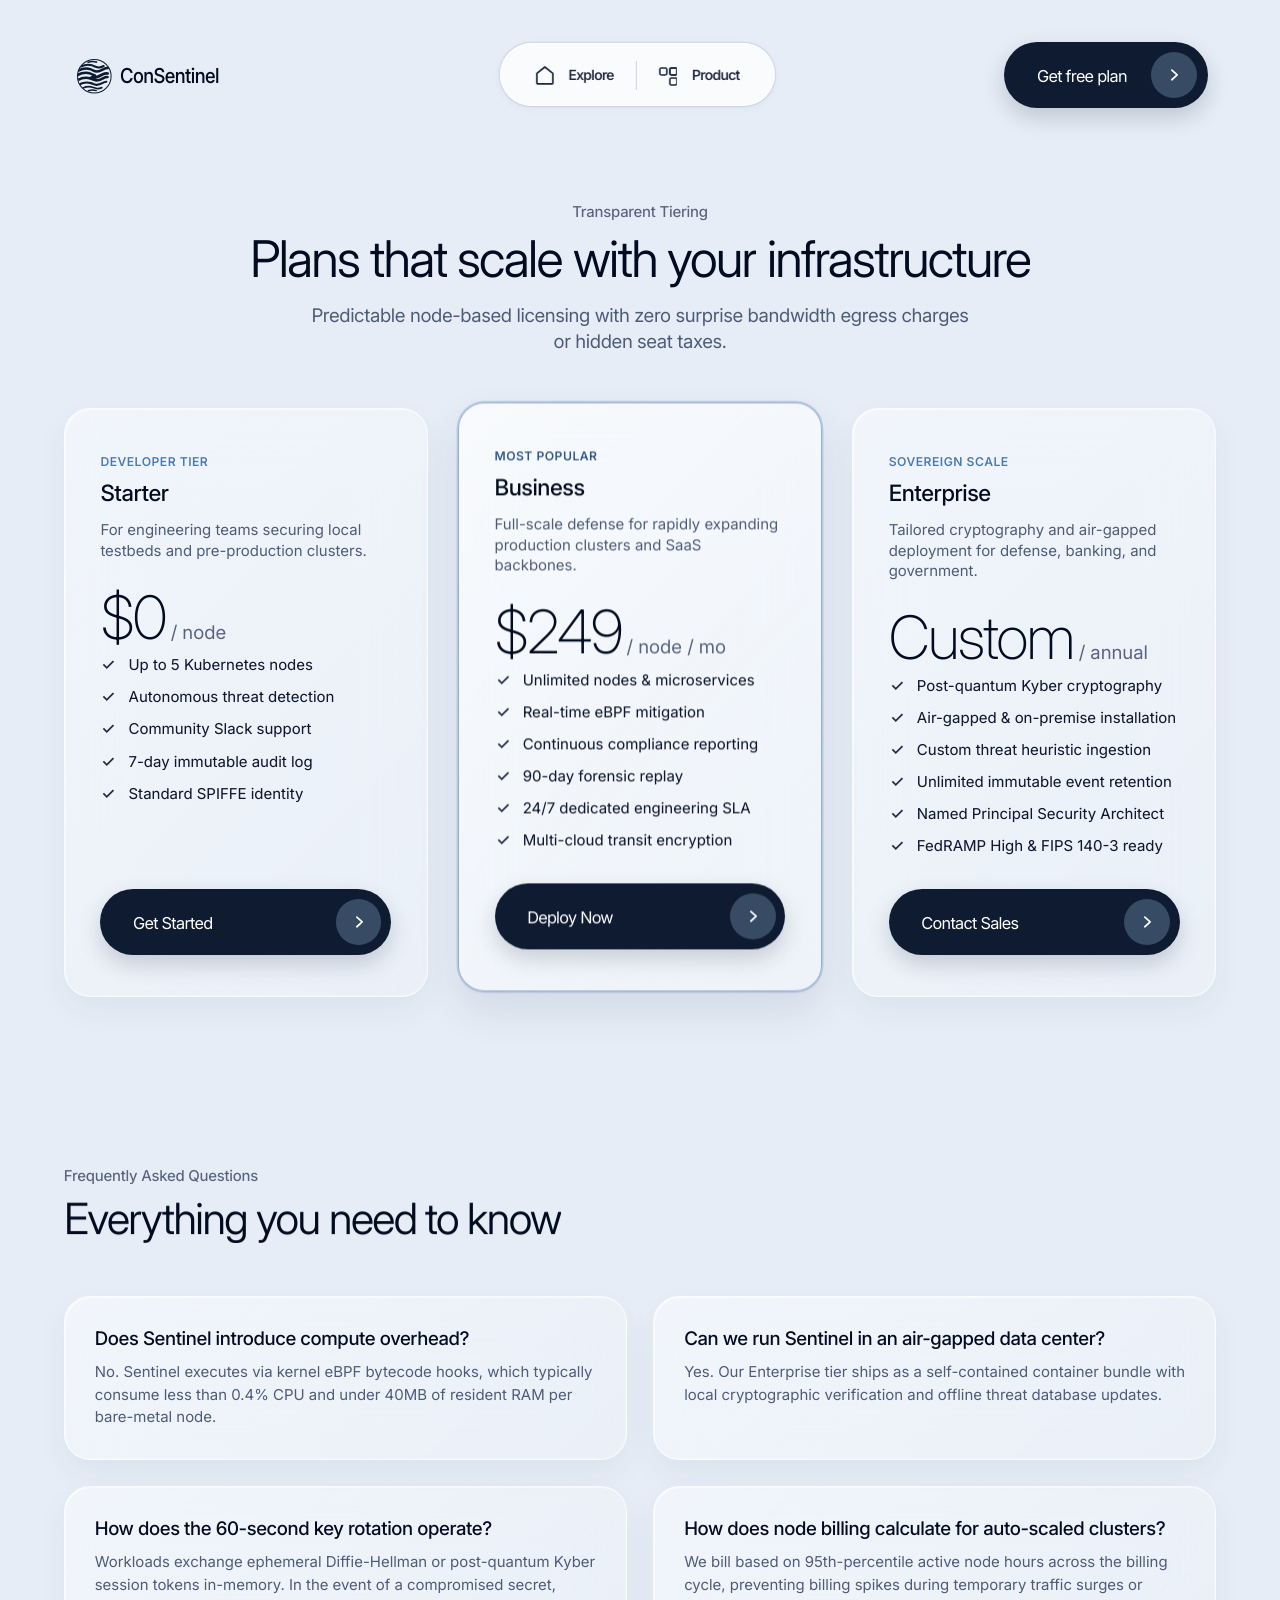
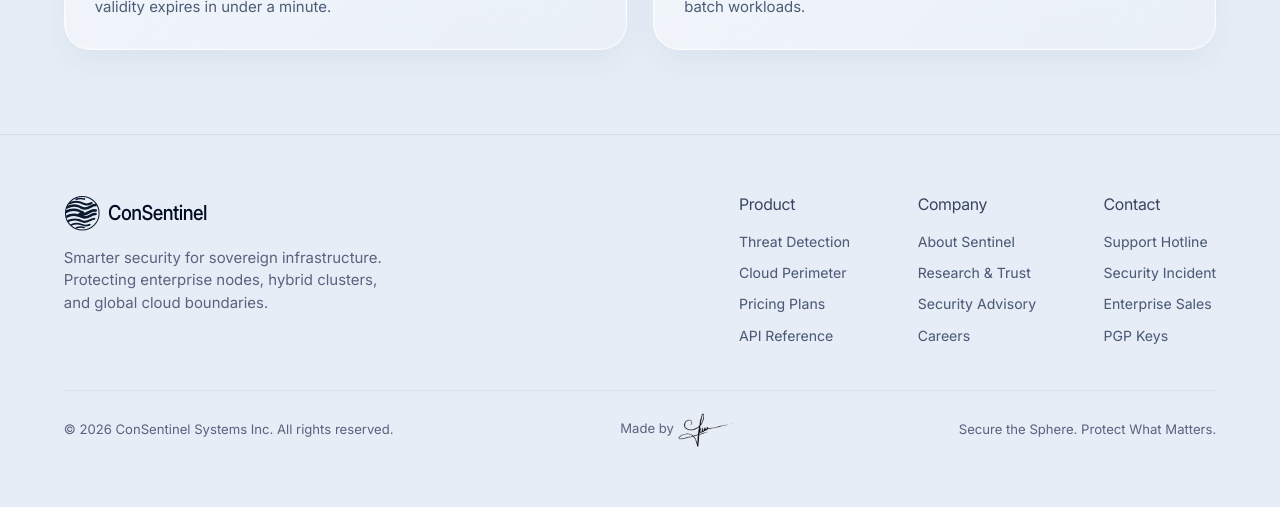
<file: pricing.html>
<!DOCTYPE html>
<html lang="en">
<head>
  <meta charset="UTF-8">
  <meta name="viewport" content="width=device-width,initial-scale=1,viewport-fit=cover">
  <meta name="theme-color" content="#E6EDF6">
  <title>Pricing — ConSentinel Infrastructure Defense</title>
  <link rel="preconnect" href="https://fonts.googleapis.com">
  <link rel="preconnect" href="https://fonts.gstatic.com" crossorigin>
  <link href="https://fonts.googleapis.com/css2?family=Inter:wght@100..900&display=block" rel="stylesheet">
  <link rel="icon" type="image/svg+xml" href="assets/favicon.svg">
  <link rel="stylesheet" href="assets/style.css">
  <script>
  (function(){var d=document.documentElement;
    if(!('animate' in Element.prototype))return;
    if(window.matchMedia&&matchMedia('(prefers-reduced-motion: reduce)').matches)return;
    d.classList.add('pre');
    setTimeout(function(){d.classList.remove('pre')},4000);
  })();
  </script>
</head>
<body>
  <!-- SHARED SITE HEADER -->
  <header class="site-header">
    <div class="header-inner">
      <a class="brand l t" style="--x:68;--y:47" href="index.html">
        <svg class="mark" viewBox="0 0 40 40" fill="none" aria-hidden="true">
          <defs><clipPath id="pgclip"><circle cx="20" cy="20" r="18.2"/></clipPath></defs>
          <circle cx="20" cy="20" r="18.4" stroke="#0d1b30" stroke-width="1.1"/>
          <g clip-path="url(#pgclip)" stroke="#0d1b30" fill="none" stroke-linecap="round" stroke-linejoin="round">
            <path d="M13.2 4.6c3-.9 6.2-1 9.2-.1" stroke-width="1.7"/>
            <path d="M5.6 9.2c3.8-1.9 8-2.4 11.7-1.2 2.5.8 4.3 2.1 6.6 2.3 2 .2 4.2-.4 6.4-1.5" stroke-width="2.3"/>
            <path d="M2.6 13.9c4.4-2.4 9.4-3 13.6-1.5 2.4.9 4.1 2.3 6.4 2.4 2.3.1 4.7-1 7.1-2.4 1.6-.9 3.4-1.4 5.3-1.4" stroke-width="2.7"/>
            <path d="M1.6 18.7c4.8-2.7 10.1-3.2 14.4-1.6 1.8.7 3.2 1.6 4.7 2.1-1.7 1.3-3.4 2.2-5.1 2.6 2.9.5 5.9-.1 8.8-1.5 1.5-.7 2.9-1.6 4.4-2.3 1.9-.9 3.9-1.3 5.9-1.1" stroke-width="2.9"/>
            <path d="M1.9 24.1c4.5-2.4 9.6-3 13.9-1.6 2.3.7 4 1.9 6.2 2 2.4.1 5-.9 7.5-2.3 1.6-.9 3.3-1.4 5-1.4" stroke-width="2.8"/>
            <path d="M3.7 28.8c4.1-2 8.7-2.5 12.6-1.3 2.2.7 3.8 1.8 5.9 1.8 2.3.1 4.8-.8 7.1-2.1 1.2-.7 2.5-1.1 3.8-1.2" stroke-width="2.4"/>
            <path d="M7.6 32.9c3.5-1.5 7.4-1.9 10.6-.9 1.9.6 3.3 1.4 5 1.5 1.6.1 3.3-.3 5-1.1" stroke-width="1.9"/>
            <path d="M13.6 35.8c2.8-.9 5.8-1 8.6-.2" stroke-width="1.5"/>
          </g>
        </svg>
        <b class="sx" style="--sx:0.894">ConSentinel</b>
      </a>

      <button class="burger" type="button" aria-label="Open menu" aria-expanded="false" aria-controls="site-menu"><i></i><i></i></button>

      <div class="menu" id="site-menu">
        <nav class="nav">
          <a class="n-home" href="index.html" aria-label="Home">
            <svg viewBox="0 0 20 21" fill="none" aria-hidden="true">
              <path d="M2 8.4 10 2l8 6.4V18a1 1 0 0 1-1 1H3a1 1 0 0 1-1-1z" stroke="#202940" stroke-width="1.7" stroke-linejoin="round"/>
            </svg>
          </a>
          <a class="n-explore" href="features.html"><span>Explore</span></a>
          <hr class="n-div">
          <a class="n-grid" href="pricing.html" aria-label="Pricing">
            <svg viewBox="0 0 20 20" fill="none" aria-hidden="true">
              <rect x="1" y="1" width="7.4" height="7.4" rx="1.7" stroke="#202940" stroke-width="1.7"/>
              <rect x="11.6" y="1" width="7.4" height="7.4" rx="1.7" stroke="#202940" stroke-width="1.7"/>
              <rect x="11.6" y="1" width="7.4" height="7.4" rx="1.7" stroke="#202940" stroke-width="1.7"/>
              <rect x="11.6" y="11.6" width="7.4" height="7.4" rx="1.7" stroke="#202940" stroke-width="1.7"/>
            </svg>
          </a>
          <a class="n-product" href="pricing.html"><span>Product</span></a>
        </nav>
        <a class="cta l t r" style="--x:58;--y:30" href="pricing.html">
          <span>Get free plan</span>
          <span class="knob">
            <svg viewBox="0 0 18 18" fill="none" aria-hidden="true">
              <path d="m6.6 3.6 6 5.4-6 5.4" stroke="#fff" stroke-width="1.9" stroke-linecap="round" stroke-linejoin="round"/>
            </svg>
          </span>
        </a>
      </div>
    </div>
  </header>

  <main>
    <!-- HEADER -->
    <section class="sec">
      <div class="sec-head centered">
        <p class="sec-eyebrow sub-eyebrow anim-target">Transparent Tiering</p>
        <h1 class="sec-title sub-title anim-target">Plans that scale with your infrastructure</h1>
        <p class="sec-sub sub-lead anim-target">Predictable node-based licensing with zero surprise bandwidth egress charges or hidden seat taxes.</p>
      </div>

      <!-- PRICING CARDS -->
      <div class="pricing-grid sub-grid anim-target">
        <!-- STARTER -->
        <div class="glass-card pricing-card">
          <div>
            <span class="plan-badge">Developer Tier</span>
            <h3 class="card-title">Starter</h3>
            <p class="plan-desc">For engineering teams securing local testbeds and pre-production clusters.</p>
            <div class="plan-price">$0<span> / node</span></div>
            <ul class="plan-features">
              <li>
                <svg viewBox="0 0 20 20" fill="none" stroke="#202940" stroke-width="2"><polyline points="4 10 8 14 16 6"/></svg>
                Up to 5 Kubernetes nodes
              </li>
              <li>
                <svg viewBox="0 0 20 20" fill="none" stroke="#202940" stroke-width="2"><polyline points="4 10 8 14 16 6"/></svg>
                Autonomous threat detection
              </li>
              <li>
                <svg viewBox="0 0 20 20" fill="none" stroke="#202940" stroke-width="2"><polyline points="4 10 8 14 16 6"/></svg>
                Community Slack support
              </li>
              <li>
                <svg viewBox="0 0 20 20" fill="none" stroke="#202940" stroke-width="2"><polyline points="4 10 8 14 16 6"/></svg>
                7-day immutable audit log
              </li>
              <li>
                <svg viewBox="0 0 20 20" fill="none" stroke="#202940" stroke-width="2"><polyline points="4 10 8 14 16 6"/></svg>
                Standard SPIFFE identity
              </li>
            </ul>
          </div>
          <a class="cta" href="contact.html">
            <span>Get Started</span>
            <span class="knob">
              <svg viewBox="0 0 18 18" fill="none" aria-hidden="true">
                <path d="m6.6 3.6 6 5.4-6 5.4" stroke="#fff" stroke-width="1.9" stroke-linecap="round" stroke-linejoin="round"/>
              </svg>
            </span>
          </a>
        </div>

        <!-- BUSINESS (EMPHASIZED) -->
        <div class="glass-card pricing-card emphasized">
          <div>
            <span class="plan-badge" style="color:#2b548b;">Most Popular</span>
            <h3 class="card-title">Business</h3>
            <p class="plan-desc">Full-scale defense for rapidly expanding production clusters and SaaS backbones.</p>
            <div class="plan-price">$249<span> / node / mo</span></div>
            <ul class="plan-features">
              <li>
                <svg viewBox="0 0 20 20" fill="none" stroke="#202940" stroke-width="2"><polyline points="4 10 8 14 16 6"/></svg>
                Unlimited nodes & microservices
              </li>
              <li>
                <svg viewBox="0 0 20 20" fill="none" stroke="#202940" stroke-width="2"><polyline points="4 10 8 14 16 6"/></svg>
                Real-time eBPF mitigation
              </li>
              <li>
                <svg viewBox="0 0 20 20" fill="none" stroke="#202940" stroke-width="2"><polyline points="4 10 8 14 16 6"/></svg>
                Continuous compliance reporting
              </li>
              <li>
                <svg viewBox="0 0 20 20" fill="none" stroke="#202940" stroke-width="2"><polyline points="4 10 8 14 16 6"/></svg>
                90-day forensic replay
              </li>
              <li>
                <svg viewBox="0 0 20 20" fill="none" stroke="#202940" stroke-width="2"><polyline points="4 10 8 14 16 6"/></svg>
                24/7 dedicated engineering SLA
              </li>
              <li>
                <svg viewBox="0 0 20 20" fill="none" stroke="#202940" stroke-width="2"><polyline points="4 10 8 14 16 6"/></svg>
                Multi-cloud transit encryption
              </li>
            </ul>
          </div>
          <a class="cta" href="contact.html">
            <span>Deploy Now</span>
            <span class="knob">
              <svg viewBox="0 0 18 18" fill="none" aria-hidden="true">
                <path d="m6.6 3.6 6 5.4-6 5.4" stroke="#fff" stroke-width="1.9" stroke-linecap="round" stroke-linejoin="round"/>
              </svg>
            </span>
          </a>
        </div>

        <!-- ENTERPRISE -->
        <div class="glass-card pricing-card">
          <div>
            <span class="plan-badge">Sovereign Scale</span>
            <h3 class="card-title">Enterprise</h3>
            <p class="plan-desc">Tailored cryptography and air-gapped deployment for defense, banking, and government.</p>
            <div class="plan-price">Custom<span> / annual</span></div>
            <ul class="plan-features">
              <li>
                <svg viewBox="0 0 20 20" fill="none" stroke="#202940" stroke-width="2"><polyline points="4 10 8 14 16 6"/></svg>
                Post-quantum Kyber cryptography
              </li>
              <li>
                <svg viewBox="0 0 20 20" fill="none" stroke="#202940" stroke-width="2"><polyline points="4 10 8 14 16 6"/></svg>
                Air-gapped & on-premise installation
              </li>
              <li>
                <svg viewBox="0 0 20 20" fill="none" stroke="#202940" stroke-width="2"><polyline points="4 10 8 14 16 6"/></svg>
                Custom threat heuristic ingestion
              </li>
              <li>
                <svg viewBox="0 0 20 20" fill="none" stroke="#202940" stroke-width="2"><polyline points="4 10 8 14 16 6"/></svg>
                Unlimited immutable event retention
              </li>
              <li>
                <svg viewBox="0 0 20 20" fill="none" stroke="#202940" stroke-width="2"><polyline points="4 10 8 14 16 6"/></svg>
                Named Principal Security Architect
              </li>
              <li>
                <svg viewBox="0 0 20 20" fill="none" stroke="#202940" stroke-width="2"><polyline points="4 10 8 14 16 6"/></svg>
                FedRAMP High & FIPS 140-3 ready
              </li>
            </ul>
          </div>
          <a class="cta" href="contact.html">
            <span>Contact Sales</span>
            <span class="knob">
              <svg viewBox="0 0 18 18" fill="none" aria-hidden="true">
                <path d="m6.6 3.6 6 5.4-6 5.4" stroke="#fff" stroke-width="1.9" stroke-linecap="round" stroke-linejoin="round"/>
              </svg>
            </span>
          </a>
        </div>
      </div>
    </section>

    <!-- FAQ SECTION -->
    <section class="sec">
      <div class="sec-head">
        <p class="sec-eyebrow">Frequently Asked Questions</p>
        <h2 class="sec-title" style="font-size:calc(46*var(--u));">Everything you need to know</h2>
      </div>

      <div class="faq-grid">
        <div class="glass-card faq-card">
          <h3 class="faq-q">Does Sentinel introduce compute overhead?</h3>
          <p class="faq-a">No. Sentinel executes via kernel eBPF bytecode hooks, which typically consume less than 0.4% CPU and under 40MB of resident RAM per bare-metal node.</p>
        </div>

        <div class="glass-card faq-card">
          <h3 class="faq-q">Can we run Sentinel in an air-gapped data center?</h3>
          <p class="faq-a">Yes. Our Enterprise tier ships as a self-contained container bundle with local cryptographic verification and offline threat database updates.</p>
        </div>

        <div class="glass-card faq-card">
          <h3 class="faq-q">How does the 60-second key rotation operate?</h3>
          <p class="faq-a">Workloads exchange ephemeral Diffie-Hellman or post-quantum Kyber session tokens in-memory. In the event of a compromised secret, validity expires in under a minute.</p>
        </div>

        <div class="glass-card faq-card">
          <h3 class="faq-q">How does node billing calculate for auto-scaled clusters?</h3>
          <p class="faq-a">We bill based on 95th-percentile active node hours across the billing cycle, preventing billing spikes during temporary traffic surges or batch workloads.</p>
        </div>
      </div>
    </section>
  </main>

  <!-- SHARED FOOTER -->
  <footer class="foot">
    <div class="foot-main">
      <div class="foot-brand-col">
        <a class="brand" href="index.html">
          <svg class="mark" viewBox="0 0 40 40" fill="none" aria-hidden="true">
            <defs><clipPath id="fgclip3"><circle cx="20" cy="20" r="18.2"/></clipPath></defs>
            <circle cx="20" cy="20" r="18.4" stroke="#0d1b30" stroke-width="1.1"/>
            <g clip-path="url(#fgclip3)" stroke="#0d1b30" fill="none" stroke-linecap="round" stroke-linejoin="round">
              <path d="M13.2 4.6c3-.9 6.2-1 9.2-.1" stroke-width="1.7"/>
              <path d="M5.6 9.2c3.8-1.9 8-2.4 11.7-1.2 2.5.8 4.3 2.1 6.6 2.3 2 .2 4.2-.4 6.4-1.5" stroke-width="2.3"/>
              <path d="M2.6 13.9c4.4-2.4 9.4-3 13.6-1.5 2.4.9 4.1 2.3 6.4 2.4 2.3.1 4.7-1 7.1-2.4 1.6-.9 3.4-1.4 5.3-1.4" stroke-width="2.7"/>
              <path d="M1.6 18.7c4.8-2.7 10.1-3.2 14.4-1.6 1.8.7 3.2 1.6 4.7 2.1-1.7 1.3-3.4 2.2-5.1 2.6 2.9.5 5.9-.1 8.8-1.5 1.5-.7 2.9-1.6 4.4-2.3 1.9-.9 3.9-1.3 5.9-1.1" stroke-width="2.9"/>
              <path d="M1.9 24.1c4.5-2.4 9.6-3 13.9-1.6 2.3.7 4 1.9 6.2 2 2.4.1 5-.9 7.5-2.3 1.6-.9 3.3-1.4 5-1.4" stroke-width="2.8"/>
              <path d="M3.7 28.8c4.1-2 8.7-2.5 12.6-1.3 2.2.7 3.8 1.8 5.9 1.8 2.3.1 4.8-.8 7.1-2.1 1.2-.7 2.5-1.1 3.8-1.2" stroke-width="2.4"/>
              <path d="M7.6 32.9c3.5-1.5 7.4-1.9 10.6-.9 1.9.6 3.3 1.4 5 1.5 1.6.1 3.3-.3 5-1.1" stroke-width="1.9"/>
              <path d="M13.6 35.8c2.8-.9 5.8-1 8.6-.2" stroke-width="1.5"/>
            </g>
          </svg>
          <b class="sx" style="--sx:0.894">ConSentinel</b>
        </a>
        <p class="foot-desc">Smarter security for sovereign infrastructure. Protecting enterprise nodes, hybrid clusters, and global cloud boundaries.</p>
      </div>

      <div class="foot-cols">
        <div class="foot-col">
          <h4>Product</h4>
          <ul>
            <li><a href="features.html">Threat Detection</a></li>
            <li><a href="features.html">Cloud Perimeter</a></li>
            <li><a href="pricing.html">Pricing Plans</a></li>
            <li><a href="features.html">API Reference</a></li>
          </ul>
        </div>
        <div class="foot-col">
          <h4>Company</h4>
          <ul>
            <li><a href="about.html">About Sentinel</a></li>
            <li><a href="about.html">Research & Trust</a></li>
            <li><a href="about.html">Security Advisory</a></li>
            <li><a href="contact.html">Careers</a></li>
          </ul>
        </div>
        <div class="foot-col">
          <h4>Contact</h4>
          <ul>
            <li><a href="contact.html">Support Hotline</a></li>
            <li><a href="contact.html">Security Incident</a></li>
            <li><a href="contact.html">Enterprise Sales</a></li>
            <li><a href="contact.html">PGP Keys</a></li>
          </ul>
        </div>
      </div>
    </div>

    <div class="foot-bottom">
      <span>© 2026 ConSentinel Systems Inc. All rights reserved.</span>
      <span class="foot-credit">Made by <a href="https://lennoxlewis.co.ke" target="_blank" rel="noopener noreferrer" aria-label="Lennox Lewis, developer"><img src="assets/Signatures/signature_L_black.png" alt="Lennox Lewis"></a></span>
      <span>Secure the Sphere. Protect What Matters.</span>
    </div>
  </footer>

  <script src="assets/site.js" defer></script>
  <script>
  document.addEventListener('DOMContentLoaded', () => {
    if (!window.ConSentinel) return;
    window.ConSentinel.startTimeline(({ lift, settle }) => {
      // Header synchronization
      lift('.brand', 60, '.55em', 600);
      settle('.nav', 150, 700, .99, '.5em');
      settle('.cta', 200, 700, .985, '.5em');
      settle('.burger', 150, 700, .9, '.4em');

      // Calm subpage entrance sequence
      lift('.sub-eyebrow', 280, '.6em', 520);
      lift('.sub-lead', 440, '.7em', 560);
      settle('.sub-grid', 520, 820, .985, '1.2em');
    });
  });
  </script>
</body>
</html>
</file>
<file: assets/style.css>
:root {
  --u: min(100vw / 1280, 100vh / 960);
  --ink: #020C21;
  --ink-soft: #0F182F;
  --muted: #59627E;
  --muted2: #4D5B77;
  --frame: #E6EDF6;
  --cta: #0F1B31;
  --cta-knob: #384B64;
  --meet-knob: #1A2B45;
  --accent: #4A78B0;
  --track: #DDE4EE;
}
@supports (height: 100dvh) {
  :root {
    --u: min(100vw / 1280, 100dvh / 960);
  }
}

*, *::before, *::after {
  box-sizing: border-box;
  margin: 0;
  padding: 0;
}
html, body {
  min-height: 100%;
}
body {
  background: var(--frame);
  overflow-x: hidden;
  color: var(--ink);
  font-family: Inter, "Helvetica Neue", Helvetica, Arial, sans-serif;
  font-synthesis: none;
  -webkit-font-smoothing: antialiased;
  text-rendering: geometricPrecision;
}

/* ==========================================================================
   2. ABSOLUTE-POSITION HELPER SYSTEM
   ========================================================================== */
.stack, .row, .hero-blk, .tagrow, .stats, .stat {
  display: contents;
}
.l {
  position: absolute;
  z-index: 2;
}
.t {
  left: calc((var(--x) + 13) * var(--u));
  top: calc((var(--y) + 15) * var(--u));
}
.c {
  left: calc((var(--x) + 13) * var(--u));
  top: calc(50% + (var(--y) - 2) * var(--u));
}
.b {
  left: calc((var(--x) + 13) * var(--u));
  bottom: calc((var(--y) + 19) * var(--u));
}
.r {
  left: auto;
  right: calc((var(--x) + 19) * var(--u));
}
.sx {
  display: inline-block;
  transform-origin: left top;
  transform: scaleX(var(--sx, 1));
}

/* Word-split reveal helpers */
.w {
  overflow: hidden;
  display: inline-block;
  vertical-align: bottom;
}
.wi {
  display: inline-block;
  will-change: transform, clip-path;
}

/* ==========================================================================
   3. HERO STRUCTURE & BACKGROUND
   ========================================================================== */
.hero-stage {
  position: relative;
  width: 100vw;
  height: 100vh;
  height: 100dvh;
  overflow: hidden;
  isolation: isolate;
  background: var(--frame);
}
.card {
  position: absolute;
  inset: 0;
  isolation: isolate;
}
.bg {
  position: absolute;
  left: -2px;
  top: -2px;
  width: calc(100vw + 4px);
  height: calc(100vh + 4px);
  object-fit: cover;
  object-position: 50% 50%;
  z-index: 0;
  filter: brightness(1.006) saturate(.965);
  transform: scale(1.002);
}
@supports (height: 100dvh) {
  .bg {
    height: calc(100dvh + 4px);
  }
}
.tint {
  position: absolute;
  inset: 0;
  background: rgba(255, 249, 240, .05);
  z-index: 1;
  pointer-events: none;
}

/* ==========================================================================
   4. BRAND & SITE HEADER
   ========================================================================== */
.brand {
  display: flex;
  align-items: center;
  text-decoration: none;
  color: inherit;
  height: calc(39 * var(--u));
}
.mark {
  width: calc(39 * var(--u));
  height: calc(39 * var(--u));
  display: block;
  flex: none;
}
.brand b {
  font-size: calc(22 * var(--u));
  font-weight: 520;
  letter-spacing: -0.03em;
  line-height: 1;
  margin-left: calc(7.7 * var(--u));
}

.site-header {
  position: relative;
  width: 100%;
  height: calc(125 * var(--u));
  z-index: 10;
}
.site-header .header-inner {
  position: relative;
  width: 100%;
  height: 100%;
}

/* ==========================================================================
   5. NAVIGATION PILL
   ========================================================================== */
.nav {
  position: absolute;
  left: 50%;
  transform: translateX(calc(-50% - 3 * var(--u)));
  top: calc((31 + 15) * var(--u));
  width: calc(293 * var(--u));
  height: calc(67 * var(--u));
  border-radius: 999px;
  background: rgba(255, 255, 255, 0.78);
  border: calc(1 * var(--u)) solid rgba(255, 255, 255, .85);
  -webkit-backdrop-filter: blur(calc(40 * var(--u)));
  backdrop-filter: blur(calc(40 * var(--u)));
  box-shadow: 0 0 0 calc(1.3 * var(--u)) rgba(120, 145, 180, 0.2),
              0 calc(2 * var(--u)) calc(10 * var(--u)) rgba(28, 52, 92, .05);
  z-index: 2;
}
.nav > * {
  position: absolute;
}
.nav a {
  text-decoration: none;
  color: inherit;
  display: flex;
  align-items: center;
}
.nav span {
  font-size: calc(15 * var(--u));
  font-weight: 570;
  letter-spacing: -0.0561em;
  line-height: 1;
  color: #202940;
  white-space: nowrap;
}
.nav i {
  display: block;
}
.nav i svg {
  width: 100%;
  height: 100%;
  display: block;
}
.n-home {
  left: calc(36 * var(--u));
  top: calc(22 * var(--u));
  width: calc(21.3 * var(--u));
  height: calc(22.4 * var(--u));
}
.n-explore {
  left: calc(72 * var(--u));
  top: calc(26 * var(--u));
}
.n-div {
  left: calc(144 * var(--u));
  top: calc(18 * var(--u));
  width: calc(1.5 * var(--u));
  height: calc(31 * var(--u));
  background: #CED5E0;
  border: 0;
}
.n-grid {
  left: calc(168 * var(--u));
  top: calc(24 * var(--u));
  width: calc(20.2 * var(--u));
  height: calc(20.2 * var(--u));
}
.n-product {
  left: calc(203.8 * var(--u));
  top: calc(26 * var(--u));
}

/* ==========================================================================
   6. PRIMARY CTA & KNOB
   ========================================================================== */
.cta {
  width: calc(217 * var(--u));
  height: calc(70 * var(--u));
  border-radius: 999px;
  background: var(--cta);
  text-decoration: none;
  display: block;
  box-shadow: 0 calc(10 * var(--u)) calc(24 * var(--u)) rgba(11, 26, 50, .18);
  position: relative;
}
.cta.l {
  position: absolute;
}
.cta span {
  position: absolute;
  left: calc(34.8 * var(--u));
  top: calc(27.55 * var(--u));
  font-size: calc(17.5 * var(--u));
  font-weight: 400;
  letter-spacing: -0.0442em;
  line-height: 1;
  color: #fff;
  white-space: nowrap;
}
.knob {
  position: absolute;
  border-radius: 50%;
  background: var(--cta-knob);
  display: flex;
  align-items: center;
  justify-content: center;
}
.cta .knob {
  left: calc(156 * var(--u));
  top: calc(10.5 * var(--u));
  width: calc(49 * var(--u));
  height: calc(49 * var(--u));
}
.knob svg {
  width: calc(17 * var(--u));
  height: calc(17 * var(--u));
  display: block;
}

/* ==========================================================================
   7. HERO TYPE & ELEMENTS
   ========================================================================== */
.eyebrow {
  font-size: calc(16 * var(--u));
  font-weight: 470;
  letter-spacing: -0.015em;
  line-height: 1;
  color: var(--muted);
  white-space: nowrap;
}
h1 {
  font-size: calc(98 * var(--u));
  font-weight: 360;
  letter-spacing: -0.035em;
  line-height: calc(90 * var(--u));
  color: var(--ink);
  white-space: nowrap;
}
.play {
  width: calc(50.5 * var(--u));
  height: calc(50.5 * var(--u));
  border-radius: 50%;
  background: #fff;
  display: flex;
  align-items: center;
  justify-content: center;
  box-shadow: 0 calc(6 * var(--u)) calc(18 * var(--u)) rgba(28, 52, 92, .10);
}
.play svg {
  width: calc(13 * var(--u));
  height: calc(14 * var(--u));
  display: block;
}
.tag {
  font-size: calc(24 * var(--u));
  font-weight: 470;
  letter-spacing: -0.03em;
  line-height: 1;
  color: var(--ink-soft);
  white-space: nowrap;
}

/* ==========================================================================
   8. GLASS PANEL
   ========================================================================== */
.panel {
  width: calc(275 * var(--u));
  height: calc(271 * var(--u));
  border-radius: calc(28 * var(--u));
  background: linear-gradient(135deg, rgba(255, 255, 255, 0.44), rgba(255, 255, 255, 0.16));
  border: calc(1 * var(--u)) solid rgba(255, 255, 255, .60);
  -webkit-backdrop-filter: blur(calc(40 * var(--u))) saturate(112%);
  backdrop-filter: blur(calc(40 * var(--u))) saturate(112%);
  box-shadow: inset calc(1 * var(--u)) calc(1 * var(--u)) 0 rgba(255, 255, 255, .55),
              inset calc(-1 * var(--u)) calc(-1 * var(--u)) 0 rgba(255, 255, 255, .18),
              0 calc(18 * var(--u)) calc(40 * var(--u)) rgba(28, 52, 92, .07);
}
.panel > * {
  position: absolute;
}
.p-title {
  left: calc(29 * var(--u));
  top: calc(44.7 * var(--u));
  font-size: calc(24 * var(--u));
  font-weight: 500;
  letter-spacing: -0.02em;
  line-height: 1;
  color: var(--ink);
  white-space: nowrap;
}
.dot {
  left: calc(137 * var(--u));
  top: calc(53 * var(--u));
  width: calc(10 * var(--u));
  height: calc(10 * var(--u));
  border-radius: 50%;
  background: var(--accent);
}
.shield {
  left: calc(177 * var(--u));
  top: calc(46 * var(--u));
  width: calc(73 * var(--u));
  height: calc(73 * var(--u));
  border-radius: 50%;
  background: rgba(255, 255, 255, .92);
  display: flex;
  align-items: center;
  justify-content: center;
  box-shadow: 0 0 calc(26 * var(--u)) calc(10 * var(--u)) rgba(255, 255, 255, .5),
              0 calc(6 * var(--u)) calc(16 * var(--u)) rgba(28, 52, 92, .06);
}
.shield svg {
  width: calc(30 * var(--u));
  height: calc(39 * var(--u));
  display: block;
}
.p-sub {
  left: calc(29 * var(--u));
  top: calc(94.35 * var(--u));
  font-size: calc(18 * var(--u));
  font-weight: 400;
  letter-spacing: -0.02em;
  line-height: calc(20.4 * var(--u));
  color: var(--muted2);
}
.scale {
  left: calc(47 * var(--u));
  top: calc(189 * var(--u));
  width: calc(190 * var(--u));
  display: flex;
  justify-content: space-between;
  font-size: calc(15 * var(--u));
  font-weight: 400;
  letter-spacing: -0.03em;
  line-height: 1;
  color: #586580;
}
.track {
  left: calc(46 * var(--u));
  top: calc(221 * var(--u));
  width: calc(190 * var(--u));
  height: calc(8 * var(--u));
  border-radius: 999px;
  background: #DDE4EE;
  overflow: hidden;
}
.track i {
  display: block;
  width: calc(59 * var(--u));
  height: 100%;
  border-radius: 999px;
  background: #5F88B4;
}

/* ==========================================================================
   9. STATS ROW
   ========================================================================= */
.num {
  font-size: calc(100 * var(--u));
  font-weight: 200;
  letter-spacing: 0em;
  line-height: 1;
  color: var(--ink);
  white-space: nowrap;
}
.lbl {
  font-size: calc(19 * var(--u));
  font-weight: 400;
  letter-spacing: -0.02em;
  line-height: calc(23.5 * var(--u));
  color: #39455F;
}
.slash {
  width: calc(23 * var(--u));
  height: calc(75 * var(--u));
  background: linear-gradient(to top left,
    transparent calc(50% - .85 * var(--u)),
    #A7B4C6 calc(50% - .85 * var(--u)),
    #A7B4C6 calc(50% + .85 * var(--u)),
    transparent calc(50% + .85 * var(--u))
  );
}

/* ==========================================================================
   10. MEET SENTINEL PILL
   ========================================================================== */
.meet {
  width: calc(269 * var(--u));
  height: calc(86 * var(--u));
  border-radius: 999px;
  display: block;
  text-decoration: none;
  background: rgba(255, 255, 255, 0.325);
  border: calc(1 * var(--u)) solid rgba(255, 255, 255, .62);
  -webkit-backdrop-filter: blur(calc(40 * var(--u)));
  backdrop-filter: blur(calc(40 * var(--u)));
  box-shadow: 0 0 0 calc(1.2 * var(--u)) rgba(120, 145, 180, 0.1),
              inset calc(1 * var(--u)) calc(1 * var(--u)) 0 rgba(255, 255, 255, .5),
              0 calc(8 * var(--u)) calc(22 * var(--u)) rgba(28, 52, 92, .035);
}
.meet > * {
  position: absolute;
}
.thumb {
  left: calc(12 * var(--u));
  top: calc(11 * var(--u));
  width: calc(64 * var(--u));
  height: calc(64 * var(--u));
  border-radius: 50%;
  overflow: hidden;
  box-shadow: inset 0 0 0 calc(1 * var(--u)) rgba(255, 255, 255, .45);
}
.thumb img {
  width: 100%;
  height: 100%;
  object-fit: cover;
  display: block;
}
.meet b {
  left: calc(89.8 * var(--u));
  top: calc(34.55 * var(--u));
  font-size: calc(17.5 * var(--u));
  font-weight: 425;
  letter-spacing: -0.0681em;
  line-height: 1;
  color: #1B2A44;
  white-space: nowrap;
}
.meet .knob {
  left: calc(206 * var(--u));
  top: calc(17 * var(--u));
  width: calc(50 * var(--u));
  height: calc(50 * var(--u));
  background: var(--meet-knob);
}

/* ==========================================================================
   11. BURGER & MENU BASE
   ========================================================================== */
.burger {
  display: none;
  align-items: center;
  justify-content: center;
  flex-direction: column;
  gap: calc(6 * var(--u));
  width: calc(56 * var(--u));
  height: calc(56 * var(--u));
  border-radius: 999px;
  padding: 0;
  cursor: pointer;
  background: rgba(255, 255, 255, 0.78);
  border: calc(1 * var(--u)) solid rgba(255, 255, 255, .85);
  -webkit-backdrop-filter: blur(calc(40 * var(--u)));
  backdrop-filter: blur(calc(40 * var(--u)));
  box-shadow: 0 0 0 calc(1.3 * var(--u)) rgba(120, 145, 180, 0.2),
              0 calc(2 * var(--u)) calc(10 * var(--u)) rgba(28, 52, 92, .05);
}
.burger i {
  display: block;
  width: calc(20 * var(--u));
  height: calc(1.8 * var(--u));
  border-radius: 999px;
  background: #202940;
  transition: transform .3s cubic-bezier(.2, .7, .3, 1), opacity .3s;
}
.burger[aria-expanded="true"] i:first-child {
  transform: translateY(calc(3.9 * var(--u))) rotate(45deg);
}
.burger[aria-expanded="true"] i:last-child {
  transform: translateY(calc(-3.9 * var(--u))) rotate(-45deg);
}
.burger:focus-visible {
  outline: calc(2 * var(--u)) solid #2f5f9e;
  outline-offset: calc(3 * var(--u));
}
.menu {
  display: contents;
}

@media (prefers-reduced-motion: no-preference) {
  .cta, .meet {
    transition: transform .35s cubic-bezier(.2, .7, .3, 1);
  }
  .cta:hover, .meet:hover {
    transform: translateY(calc(-2 * var(--u)));
  }
}
a:focus-visible, button:focus-visible, input:focus-visible, textarea:focus-visible {
  outline: calc(2 * var(--u)) solid #2f5f9e;
  outline-offset: calc(3 * var(--u));
}

/* ==========================================================================
   12. NEW SHARED COMPONENTS (SUBPAGE SECTIONS, FOOTER, CARDS, FORMS)
   ========================================================================== */
.sec {
  width: 100%;
  padding: calc(90 * var(--u)) calc(68 * var(--u));
  position: relative;
}
.sec-narrow {
  max-width: calc(980 * var(--u));
  margin: 0 auto;
}
.sec-head {
  margin-bottom: calc(56 * var(--u));
}
.sec-head.centered {
  text-align: center;
}
.sec-eyebrow {
  font-size: calc(16 * var(--u));
  font-weight: 470;
  letter-spacing: -0.015em;
  color: var(--muted);
  margin-bottom: calc(12 * var(--u));
}
.sec-title {
  font-size: calc(54 * var(--u));
  font-weight: 360;
  letter-spacing: -0.035em;
  line-height: 1.1;
  color: var(--ink);
}
.sec-sub {
  font-size: calc(20 * var(--u));
  font-weight: 400;
  letter-spacing: -0.02em;
  line-height: calc(28 * var(--u));
  color: var(--muted2);
  margin-top: calc(16 * var(--u));
  max-width: calc(720 * var(--u));
}
.sec-head.centered .sec-sub {
  margin-left: auto;
  margin-right: auto;
}

/* Reusable Glass Panel Card */
.glass-card {
  border-radius: calc(28 * var(--u));
  background: linear-gradient(135deg, rgba(255, 255, 255, 0.48), rgba(255, 255, 255, 0.18));
  border: calc(1 * var(--u)) solid rgba(255, 255, 255, .65);
  -webkit-backdrop-filter: blur(calc(40 * var(--u))) saturate(112%);
  backdrop-filter: blur(calc(40 * var(--u))) saturate(112%);
  box-shadow: inset calc(1 * var(--u)) calc(1 * var(--u)) 0 rgba(255, 255, 255, .55),
              inset calc(-1 * var(--u)) calc(-1 * var(--u)) 0 rgba(255, 255, 255, .18),
              0 calc(14 * var(--u)) calc(34 * var(--u)) rgba(28, 52, 92, .05);
  padding: calc(38 * var(--u));
  position: relative;
  display: flex;
  flex-direction: column;
}
.card-icon {
  width: calc(54 * var(--u));
  height: calc(54 * var(--u));
  border-radius: 50%;
  background: rgba(255, 255, 255, .92);
  display: flex;
  align-items: center;
  justify-content: center;
  margin-bottom: calc(26 * var(--u));
  box-shadow: 0 0 calc(20 * var(--u)) calc(6 * var(--u)) rgba(255, 255, 255, .5),
              0 calc(6 * var(--u)) calc(14 * var(--u)) rgba(28, 52, 92, .06);
}
.card-icon svg {
  width: calc(26 * var(--u));
  height: calc(26 * var(--u));
}
.card-title {
  font-size: calc(24 * var(--u));
  font-weight: 500;
  letter-spacing: -0.02em;
  color: var(--ink);
  margin-bottom: calc(14 * var(--u));
}
.card-desc {
  font-size: calc(17 * var(--u));
  font-weight: 400;
  letter-spacing: -0.015em;
  line-height: calc(24 * var(--u));
  color: var(--muted2);
}

/* Grids */
.strip-grid {
  display: grid;
  grid-template-columns: repeat(3, 1fr);
  gap: calc(32 * var(--u));
  width: 100%;
}
.features-grid {
  display: grid;
  grid-template-columns: repeat(3, 1fr);
  gap: calc(30 * var(--u));
  width: 100%;
}

/* How It Works Steps */
.step-card {
  position: relative;
  padding: calc(36 * var(--u));
}
.step-num {
  font-size: calc(56 * var(--u));
  font-weight: 200;
  letter-spacing: -0.02em;
  line-height: 1;
  color: var(--accent);
  margin-bottom: calc(18 * var(--u));
}

/* CTA Banner */
.cta-banner {
  width: 100%;
  border-radius: calc(32 * var(--u));
  background: linear-gradient(135deg, rgba(255, 255, 255, 0.62), rgba(255, 255, 255, 0.25));
  border: calc(1 * var(--u)) solid rgba(255, 255, 255, .80);
  -webkit-backdrop-filter: blur(calc(40 * var(--u))) saturate(112%);
  backdrop-filter: blur(calc(40 * var(--u))) saturate(112%);
  box-shadow: 0 calc(18 * var(--u)) calc(40 * var(--u)) rgba(28, 52, 92, .07);
  padding: calc(54 * var(--u)) calc(64 * var(--u));
  display: flex;
  align-items: center;
  justify-content: space-between;
  gap: calc(32 * var(--u));
}
.cta-banner-title {
  font-size: calc(44 * var(--u));
  font-weight: 360;
  letter-spacing: -0.03em;
  line-height: 1.15;
  color: var(--ink);
}
.cta-banner-sub {
  font-size: calc(18 * var(--u));
  font-weight: 400;
  color: var(--muted2);
  margin-top: calc(10 * var(--u));
}

/* Pricing Cards */
.pricing-grid {
  display: grid;
  grid-template-columns: repeat(3, 1fr);
  gap: calc(32 * var(--u));
  width: 100%;
  align-items: stretch;
}
.pricing-card {
  padding: calc(44 * var(--u)) calc(38 * var(--u));
  display: flex;
  flex-direction: column;
  justify-content: space-between;
}
.pricing-card.emphasized {
  background: linear-gradient(135deg, rgba(255, 255, 255, 0.72), rgba(255, 255, 255, 0.32));
  border: calc(1.5 * var(--u)) solid rgba(74, 120, 176, .55);
  box-shadow: 0 calc(20 * var(--u)) calc(44 * var(--u)) rgba(28, 52, 92, .10),
              0 0 0 calc(1.5 * var(--u)) rgba(74, 120, 176, .25);
  transform: translateY(calc(-6 * var(--u)));
}
.plan-badge {
  display: inline-block;
  font-size: calc(13 * var(--u));
  font-weight: 570;
  letter-spacing: 0.04em;
  text-transform: uppercase;
  color: var(--accent);
  margin-bottom: calc(12 * var(--u));
}
.plan-price {
  font-size: calc(64 * var(--u));
  font-weight: 200;
  letter-spacing: -0.03em;
  line-height: 1;
  color: var(--ink);
  margin: calc(16 * var(--u)) 0 calc(8 * var(--u));
}
.plan-price span {
  font-size: calc(20 * var(--u));
  font-weight: 400;
  color: var(--muted);
  letter-spacing: 0;
}
.plan-desc {
  font-size: calc(16 * var(--u));
  font-weight: 400;
  line-height: calc(22 * var(--u));
  color: var(--muted2);
  margin-bottom: calc(28 * var(--u));
  min-height: calc(44 * var(--u));
}
.plan-features {
  list-style: none;
  display: flex;
  flex-direction: column;
  gap: calc(14 * var(--u));
  margin-bottom: calc(36 * var(--u));
  flex: 1;
}
.plan-features li {
  font-size: calc(16 * var(--u));
  font-weight: 425;
  color: var(--ink-soft);
  display: flex;
  align-items: center;
  gap: calc(12 * var(--u));
}
.plan-features li svg {
  width: calc(18 * var(--u));
  height: calc(18 * var(--u));
  flex: none;
}
.pricing-card .cta {
  width: 100%;
}
.pricing-card .cta .knob {
  left: auto;
  right: calc(10.5 * var(--u));
}

/* FAQ */
.faq-grid {
  display: grid;
  grid-template-columns: repeat(2, 1fr);
  gap: calc(28 * var(--u));
  width: 100%;
}
.faq-card {
  padding: calc(32 * var(--u));
}
.faq-q {
  font-size: calc(20 * var(--u));
  font-weight: 500;
  letter-spacing: -0.02em;
  color: var(--ink);
  margin-bottom: calc(12 * var(--u));
}
.faq-a {
  font-size: calc(16 * var(--u));
  font-weight: 400;
  line-height: calc(24 * var(--u));
  color: var(--muted2);
}

/* About Narrative */
.about-narrative {
  font-size: calc(24 * var(--u));
  font-weight: 360;
  line-height: calc(38 * var(--u));
  letter-spacing: -0.02em;
  color: var(--ink-soft);
  max-width: 78ch;
  margin-bottom: calc(36 * var(--u));
}
.about-narrative p + p {
  margin-top: calc(24 * var(--u));
}
.about-stats-wrap {
  margin-top: calc(64 * var(--u));
  padding: calc(44 * var(--u)) calc(54 * var(--u));
}
.about-stats-wrap .stats {
  display: flex;
  align-items: center;
  gap: calc(48 * var(--u));
  flex-wrap: wrap;
}
.about-stats-wrap .stat {
  display: flex;
  align-items: flex-end;
  gap: calc(18 * var(--u));
}

/* Contact Page */
.contact-layout {
  display: grid;
  grid-template-columns: 1fr 1.25fr;
  gap: calc(56 * var(--u));
  align-items: start;
}
.contact-info-list {
  list-style: none;
  display: flex;
  flex-direction: column;
  gap: calc(28 * var(--u));
  margin-top: calc(32 * var(--u));
}
.contact-info-item {
  display: flex;
  flex-direction: column;
  gap: calc(6 * var(--u));
}
.contact-info-lbl {
  font-size: calc(14 * var(--u));
  font-weight: 570;
  letter-spacing: 0.03em;
  text-transform: uppercase;
  color: var(--muted);
}
.contact-info-val {
  font-size: calc(19 * var(--u));
  font-weight: 425;
  color: var(--ink);
  text-decoration: none;
}
.contact-form {
  padding: calc(44 * var(--u));
  display: flex;
  flex-direction: column;
  gap: calc(24 * var(--u));
}
.form-field {
  display: flex;
  flex-direction: column;
  gap: calc(8 * var(--u));
}
.form-label {
  font-size: calc(15 * var(--u));
  font-weight: 500;
  letter-spacing: -0.01em;
  color: var(--ink-soft);
}
.form-input, .form-textarea {
  width: 100%;
  padding: calc(14 * var(--u)) calc(18 * var(--u));
  border-radius: calc(12 * var(--u));
  background: rgba(255, 255, 255, 0.65);
  border: calc(1 * var(--u)) solid rgba(120, 145, 180, 0.28);
  font-family: inherit;
  font-size: calc(16 * var(--u));
  color: var(--ink);
  transition: border-color .2s, background .2s;
}
.form-input:focus, .form-textarea:focus {
  background: rgba(255, 255, 255, 0.95);
  border-color: var(--accent);
}
.form-textarea {
  min-height: calc(130 * var(--u));
  resize: vertical;
}
.contact-form .cta .knob {
  left: auto;
  right: calc(10.5 * var(--u));
}

/* ==========================================================================
   13. FOOTER
   ========================================================================== */
.foot {
  width: 100%;
  padding: calc(64 * var(--u)) calc(68 * var(--u));
  display: flex;
  flex-direction: column;
  gap: calc(48 * var(--u));
  border-top: calc(1 * var(--u)) solid rgba(120, 145, 180, .18);
  position: relative;
  z-index: 2;
}
.foot-main {
  display: flex;
  justify-content: space-between;
  align-items: flex-start;
  width: 100%;
}
.foot-brand-col {
  max-width: calc(360 * var(--u));
}
.foot-desc {
  margin-top: calc(16 * var(--u));
  font-size: calc(16 * var(--u));
  font-weight: 400;
  line-height: calc(24 * var(--u));
  color: var(--muted);
}
.foot-cols {
  display: flex;
  gap: calc(72 * var(--u));
}
.foot-col h4 {
  font-size: calc(17 * var(--u));
  font-weight: 400;
  letter-spacing: -0.02em;
  color: #39455F;
  margin-bottom: calc(18 * var(--u));
}
.foot-col ul {
  list-style: none;
  display: flex;
  flex-direction: column;
  gap: calc(12 * var(--u));
}
.foot-col a {
  text-decoration: none;
  font-size: calc(15 * var(--u));
  font-weight: 425;
  color: var(--muted2);
  transition: color .2s;
}
.foot-col a:hover {
  color: var(--ink);
}
.foot-bottom {
  display: flex;
  justify-content: space-between;
  align-items: center;
  flex-wrap: wrap;
  gap: calc(14 * var(--u));
  padding-top: calc(24 * var(--u));
  border-top: calc(1 * var(--u)) solid rgba(120, 145, 180, .12);
  font-size: calc(14 * var(--u));
  color: var(--muted);
}
.foot-bottom a {
  color: var(--ink);
  font-weight: 500;
  text-decoration: underline;
  text-underline-offset: calc(3 * var(--u));
  transition: color .2s ease;
}
.foot-bottom .foot-credit a {
  display: inline-flex;
  align-items: center;
  vertical-align: middle;
  text-decoration: none;
}
.foot-credit img {
  display: block;
  width: calc(58 * var(--u));
  height: calc(36 * var(--u));
  object-fit: contain;
}
.foot-bottom a:hover {
  color: var(--cta);
}

/* ==========================================================================
   14. RESPONSIVE TIERS
   ========================================================================== */
@media (max-aspect-ratio: 87/80), (max-width: 899px), (max-height: 639px) {
  :root {
    --u: min(100vw / 880, 100vh / 1220);
    --pad: 52;
  }
  @supports (height: 100dvh) {
    :root {
      --u: min(100vw / 880, 100dvh / 1220);
    }
  }
  .card {
    inset: 0;
    border-radius: 0;
  }
  .bg {
    left: -2px;
    top: -2px;
  }
  .stack {
    display: flex;
    flex-direction: column;
    justify-content: space-between;
    position: absolute;
    inset: 0;
    z-index: 2;
    padding: calc(var(--pad) * var(--u));
  }
  .row, .hero-blk, .stats, .stat, .tagrow {
    display: flex;
  }
  .row {
    align-items: center;
    justify-content: space-between;
    width: 100%;
  }
  .hero-blk {
    flex-direction: column;
    align-items: flex-start;
    width: 100%;
    margin: calc(30 * var(--u)) 0;
  }
  .tagrow {
    align-items: center;
    gap: calc(16 * var(--u));
    margin-top: calc(28 * var(--u));
  }
  .stats {
    align-items: flex-end;
    gap: calc(26 * var(--u));
    flex-wrap: wrap;
  }
  .stat {
    align-items: flex-end;
    gap: calc(16 * var(--u));
  }
  .l, .t, .c, .b, .r, .cta.l {
    position: relative;
    left: auto;
    right: auto;
    top: auto;
    bottom: auto;
  }
  h1 {
    margin-top: calc(16 * var(--u));
  }
  .play {
    flex: none;
  }
  .panel {
    align-self: flex-end;
    margin-top: calc(36 * var(--u));
  }
  .row:last-child {
    flex-wrap: wrap;
    row-gap: calc(24 * var(--u));
  }
  .meet {
    margin-left: auto;
  }
  .nav {
    position: relative;
    left: auto;
    top: auto;
    transform: none;
    flex: none;
  }

  /* Subpages Header & Section adjustments */
  .site-header {
    height: auto;
    padding: calc(var(--pad) * var(--u)) calc(var(--pad) * var(--u)) 0;
  }
  .site-header .header-inner {
    display: flex;
    align-items: center;
    justify-content: space-between;
    width: 100%;
  }
  .sec {
    padding: calc(64 * var(--u)) calc(var(--pad) * var(--u));
  }
  .strip-grid, .features-grid, .pricing-grid {
    grid-template-columns: 1fr;
    gap: calc(24 * var(--u));
  }
  .pricing-card.emphasized {
    transform: none;
  }
  .faq-grid, .contact-layout {
    grid-template-columns: 1fr;
    gap: calc(28 * var(--u));
  }
  .cta-banner {
    flex-direction: column;
    align-items: flex-start;
    padding: calc(40 * var(--u)) calc(32 * var(--u));
  }
  .foot {
    padding: calc(48 * var(--u)) calc(var(--pad) * var(--u));
  }
  .foot-main {
    flex-direction: column;
    gap: calc(36 * var(--u));
  }
  .foot-cols {
    flex-wrap: wrap;
    gap: calc(40 * var(--u));
  }

  @media (min-aspect-ratio: 1/1) {
    :root {
      --u: min(100vw / 1240, 100vh / 820);
      --pad: 46;
    }
    @supports (height: 100dvh) {
      :root {
        --u: min(100vw / 1240, 100dvh / 820);
      }
    }
    @media (max-height: 520px) {
      :root {
        --u: min(100vw / 900, 100vh / 560);
        --pad: 30;
      }
      @supports (height: 100dvh) {
        :root {
          --u: min(100vw / 900, 100dvh / 560);
        }
      }
    }
    .hero-blk {
      display: grid;
      grid-template-columns: minmax(0, 1fr) auto;
      column-gap: calc(46 * var(--u));
      align-items: end;
      margin: calc(24 * var(--u)) 0;
    }
    .eyebrow {
      grid-column: 1;
      grid-row: 1;
    }
    h1 {
      grid-column: 1;
      grid-row: 2;
    }
    .tagrow {
      grid-column: 1;
      grid-row: 3;
    }
    .panel {
      grid-column: 2;
      grid-row: 1 / span 3;
      align-self: center;
      margin-top: 0;
    }
    .row:last-child {
      flex-wrap: nowrap;
    }
  }

  /* ── TIER 3 · MOBILE ── */
  @media (max-width: 640px) and (max-aspect-ratio: 1/1) {
    :root {
      --u: min(100vw / 600, 100vh / 940);
      --t: max(var(--u), min(0.85px, 100vh / 780));
      --pad: 40;
    }
    @supports (height: 100dvh) {
      :root {
        --u: min(100vw / 600, 100dvh / 940);
        --t: max(var(--u), min(0.85px, 100dvh / 780));
      }
    }
    .sx {
      transform: none;
    }
    .brand {
      height: auto;
    }
    .mark {
      width: calc(36 * var(--t));
      height: calc(36 * var(--t));
    }
    .brand b {
      font-size: calc(21 * var(--t));
      margin-left: calc(8 * var(--t));
    }
    h1 {
      font-size: calc(66 * var(--u));
      line-height: calc(64 * var(--u));
      margin-top: calc(12 * var(--u));
    }
    .sec-title {
      font-size: calc(40 * var(--u));
      line-height: 1.15;
    }
    .sec-sub {
      font-size: calc(17 * var(--t));
      line-height: calc(24 * var(--t));
    }
    .eyebrow {
      font-size: calc(16 * var(--t));
    }
    .hero-blk {
      margin: calc(24 * var(--u)) 0;
    }
    .tagrow {
      gap: calc(14 * var(--t));
      margin-top: calc(22 * var(--u));
    }
    .tag {
      font-size: calc(19 * var(--t));
      line-height: calc(25 * var(--t));
      white-space: normal;
    }
    .play {
      width: calc(48 * var(--t));
      height: calc(48 * var(--t));
    }
    .play svg {
      width: calc(12 * var(--t));
      height: calc(13 * var(--t));
    }
    .panel {
      width: 100%;
      align-self: stretch;
      height: calc(212 * var(--t));
      margin-top: calc(24 * var(--u));
    }
    .p-title {
      left: calc(30 * var(--t));
      top: calc(30 * var(--t));
      font-size: calc(24 * var(--t));
    }
    .dot {
      left: calc(137 * var(--t));
      top: calc(40 * var(--t));
      width: calc(10 * var(--t));
      height: calc(10 * var(--t));
    }
    .shield {
      left: auto;
      right: calc(26 * var(--t));
      top: calc(22 * var(--t));
      width: calc(64 * var(--t));
      height: calc(64 * var(--t));
    }
    .shield svg {
      width: calc(26 * var(--t));
      height: calc(34 * var(--t));
    }
    .p-sub {
      left: calc(31 * var(--t));
      top: calc(80 * var(--t));
      font-size: calc(17 * var(--t));
      line-height: calc(21 * var(--t));
    }
    .scale {
      left: calc(31 * var(--t));
      top: calc(150 * var(--t));
      width: calc(100% - 62 * var(--t));
      font-size: calc(14 * var(--t));
    }
    .track {
      left: calc(31 * var(--t));
      top: calc(178 * var(--t));
      width: calc(100% - 62 * var(--t));
      height: calc(8 * var(--t));
    }
    .track i {
      width: 31%;
    }
    .stats {
      gap: calc(18 * var(--u));
      align-items: center;
      flex-wrap: nowrap;
    }
    .stat {
      flex-direction: column;
      align-items: flex-start;
      gap: calc(6 * var(--t));
    }
    .num {
      font-size: calc(76 * var(--u));
    }
    .lbl {
      font-size: calc(15 * var(--t));
      line-height: calc(19 * var(--t));
    }
    .slash {
      height: calc(92 * var(--t));
      width: calc(29 * var(--t));
      align-self: center;
    }
    .meet {
      width: 100%;
      height: calc(72 * var(--t));
    }
    .thumb {
      left: calc(9 * var(--t));
      top: calc(5 * var(--t));
      width: calc(62 * var(--t));
      height: calc(62 * var(--t));
    }
    .meet b {
      left: calc(84 * var(--t));
      top: calc(28 * var(--t));
      font-size: calc(17 * var(--t));
    }
    .meet .knob {
      left: auto;
      right: calc(11 * var(--t));
      top: calc(11 * var(--t));
      width: calc(50 * var(--t));
      height: calc(50 * var(--t));
    }
    .about-narrative {
      font-size: calc(18 * var(--t));
      line-height: calc(28 * var(--t));
    }
  }
}

/* ==========================================================================
   15. NAV COLLAPSE (PORTRAIT)
   ========================================================================== */
@media (max-aspect-ratio: 1/1) {
  .burger {
    display: flex;
  }
  .menu {
    display: block;
    position: absolute;
    z-index: 99;
    top: calc((var(--pad) + 68) * var(--u));
    right: calc(var(--pad) * var(--u));
    width: calc(304 * var(--u));
    padding: calc(16 * var(--u));
    border-radius: calc(30 * var(--u));
    background: rgba(255, 255, 255, .82);
    border: calc(1 * var(--u)) solid rgba(255, 255, 255, .85);
    -webkit-backdrop-filter: blur(calc(40 * var(--u)));
    backdrop-filter: blur(calc(40 * var(--u)));
    box-shadow: 0 0 0 calc(1.3 * var(--u)) rgba(120, 145, 180, .2),
                0 calc(16 * var(--u)) calc(34 * var(--u)) rgba(28, 52, 92, .10);
    opacity: 0;
    visibility: hidden;
    transform: translateY(calc(-10 * var(--u))) scale(.97);
    transform-origin: top right;
    transition: opacity .26s cubic-bezier(.2, .7, .3, 1),
                transform .26s cubic-bezier(.2, .7, .3, 1),
                visibility .26s;
  }
  .menu[data-open] {
    opacity: 1;
    visibility: visible;
    transform: none;
  }
  .menu .nav {
    position: relative;
    left: auto;
    top: auto;
    transform: none;
    width: 100%;
    height: auto;
    display: grid;
    grid-template-columns: auto 1fr;
    align-items: center;
    column-gap: calc(16 * var(--u));
    row-gap: calc(16 * var(--u));
    padding: calc(8 * var(--u)) calc(10 * var(--u));
    border: 0;
    background: none;
    box-shadow: none;
    -webkit-backdrop-filter: none;
    backdrop-filter: none;
  }
  .menu .nav > * {
    position: relative;
    left: auto;
    top: auto;
  }
  .menu .nav span {
    font-size: calc(19 * var(--u));
  }
  .menu .n-home {
    width: calc(21 * var(--u));
    height: calc(22 * var(--u));
  }
  .menu .n-grid {
    width: calc(21 * var(--u));
    height: calc(21 * var(--u));
  }
  .menu .n-div {
    grid-column: 1 / -1;
    width: 100%;
    height: calc(1.2 * var(--u));
    margin: calc(2 * var(--u)) 0;
  }
  .menu .cta {
    position: relative;
    left: auto;
    top: auto;
    width: 100%;
    height: calc(64 * var(--u));
    margin-top: calc(14 * var(--u));
  }
  .menu .cta span {
    left: calc(28 * var(--u));
    top: calc(23 * var(--u));
    font-size: calc(19 * var(--u));
  }
  .menu .cta .knob {
    left: auto;
    right: calc(9 * var(--u));
    top: calc(7 * var(--u));
    width: calc(50 * var(--u));
    height: calc(50 * var(--u));
  }

  @media (max-width: 640px) {
    .burger {
      width: calc(56 * var(--t));
      height: calc(56 * var(--t));
      gap: calc(6 * var(--t));
    }
    .burger i {
      width: calc(20 * var(--t));
      height: calc(1.8 * var(--t));
    }
    .burger[aria-expanded="true"] i:first-child {
      transform: translateY(calc(3.9 * var(--t))) rotate(45deg);
    }
    .burger[aria-expanded="true"] i:last-child {
      transform: translateY(calc(-3.9 * var(--t))) rotate(-45deg);
    }
    .menu {
      width: auto;
      left: calc(var(--pad) * var(--u));
      right: calc(var(--pad) * var(--u));
      top: calc(var(--pad) * var(--u) + 68 * var(--t));
      padding: calc(14 * var(--t));
      border-radius: calc(28 * var(--t));
    }
    .menu .nav {
      column-gap: calc(15 * var(--t));
      row-gap: calc(15 * var(--t));
      padding: calc(6 * var(--t)) calc(8 * var(--t));
    }
    .menu .nav span {
      font-size: calc(18 * var(--t));
    }
    .menu .n-home {
      width: calc(21 * var(--t));
      height: calc(22 * var(--t));
    }
    .menu .n-grid {
      width: calc(21 * var(--t));
      height: calc(21 * var(--t));
    }
    .menu .cta {
      height: calc(60 * var(--t));
      margin-top: calc(12 * var(--t));
    }
    .menu .cta span {
      left: calc(26 * var(--t));
      top: calc(21 * var(--t));
      font-size: calc(18 * var(--t));
    }
    .menu .cta .knob {
      right: calc(7 * var(--t));
      top: calc(6 * var(--t));
      width: calc(48 * var(--t));
      height: calc(48 * var(--t));
    }
  }
}

/* ==========================================================================
   16. PRE-STATE (ENTRANCE ANIMATION)
   ========================================================================== */
html.pre .brand, html.pre .nav, html.pre .cta, html.pre .burger,
html.pre .eyebrow, html.pre .play, html.pre .tag,
html.pre .panel, html.pre .lbl, html.pre .meet,
html.pre .anim-target {
  opacity: 0;
}
html.pre h1 .sx, html.pre .num, html.pre .anim-rise {
  clip-path: inset(100% 0 -14% 0);
}
html.pre .slash {
  scale: 1 0;
}
html.pre .track i {
  scale: 0 1;
}
html.pre .dot {
  scale: 0;
}
.track i {
  transform-origin: left center;
}
</file>
